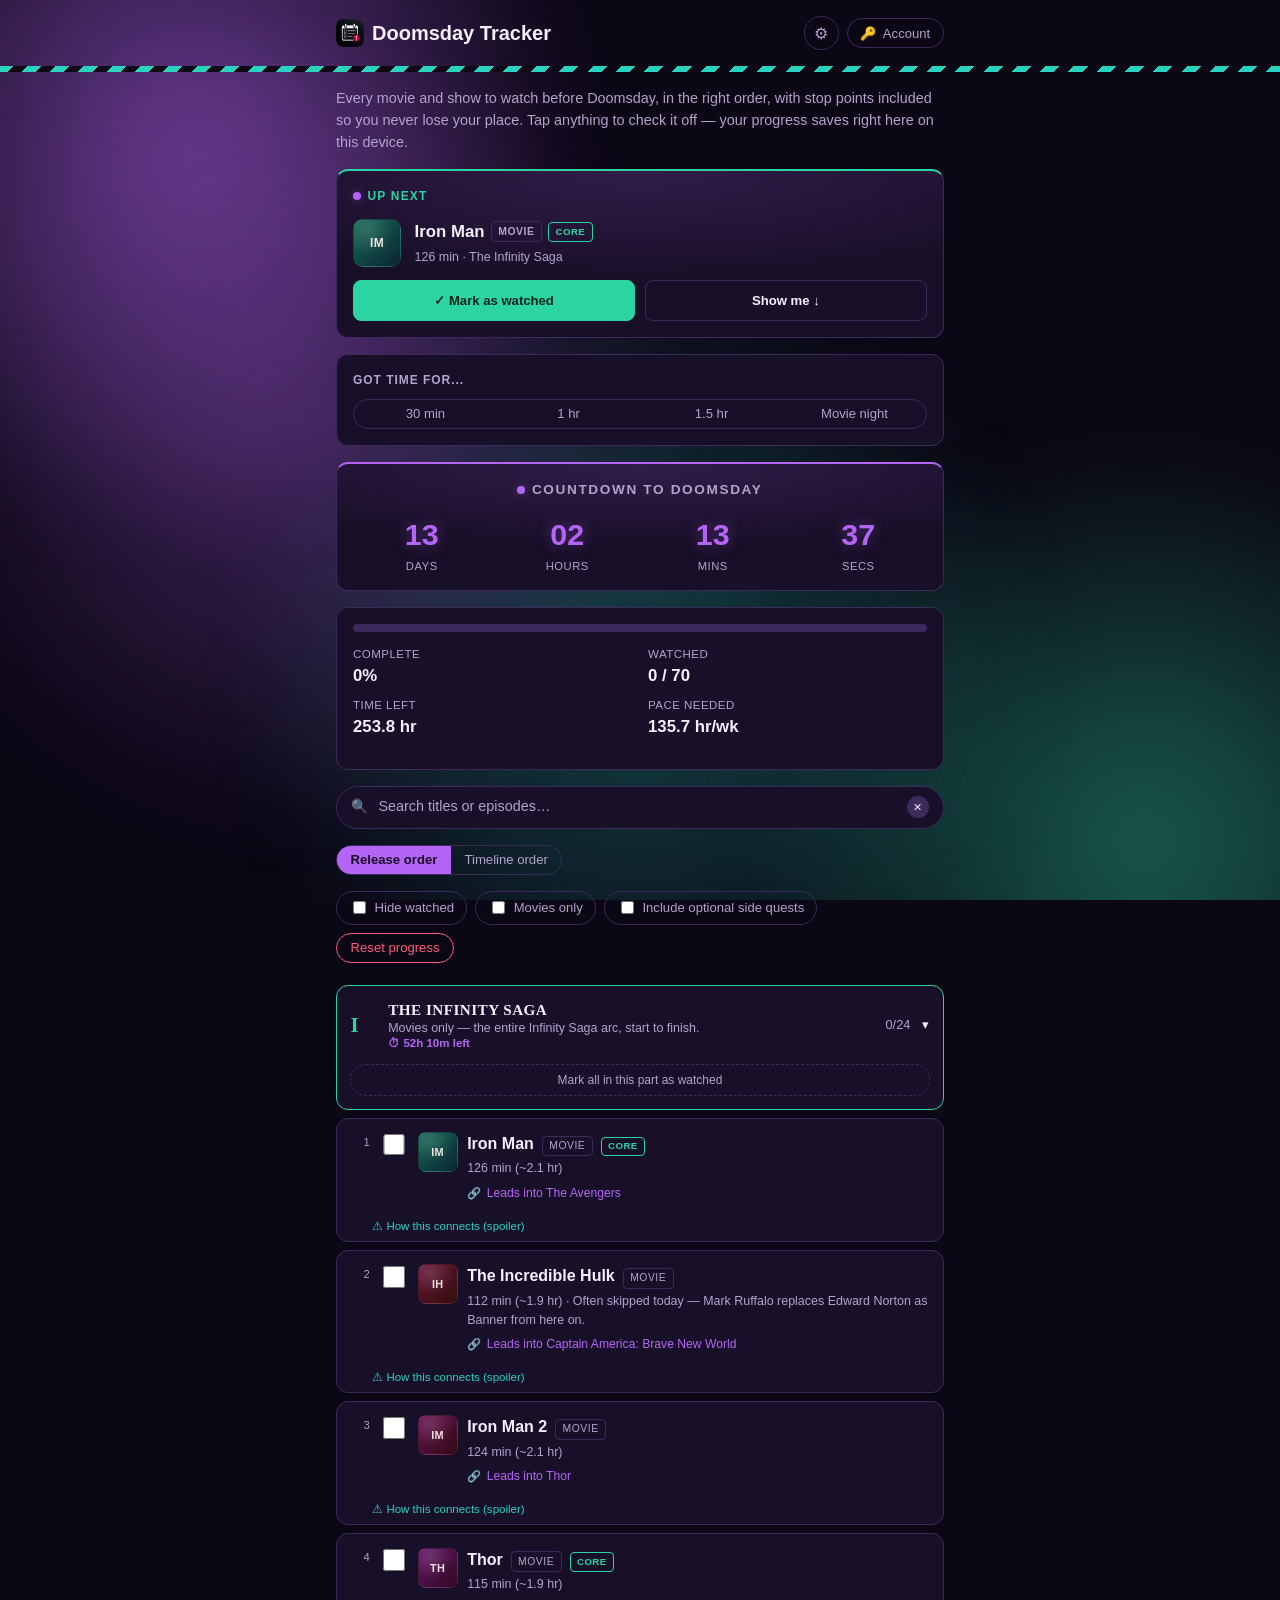
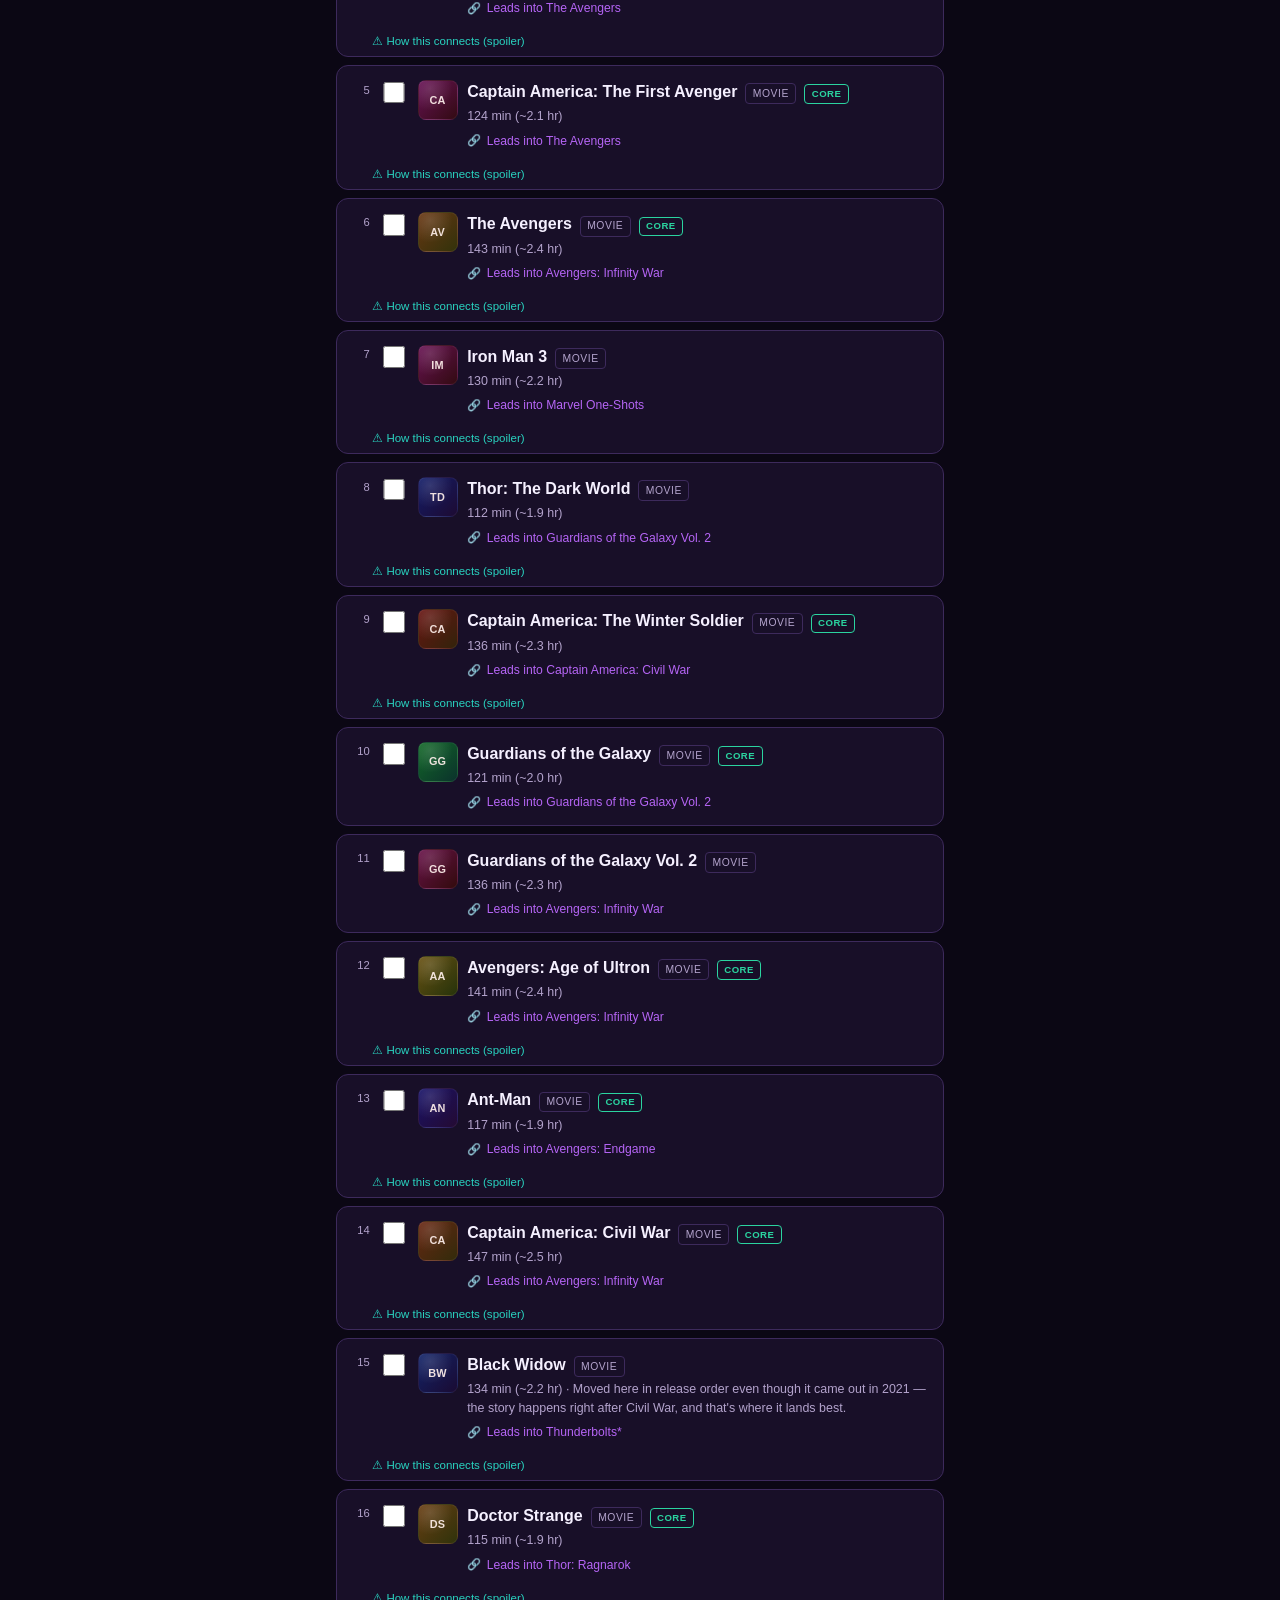
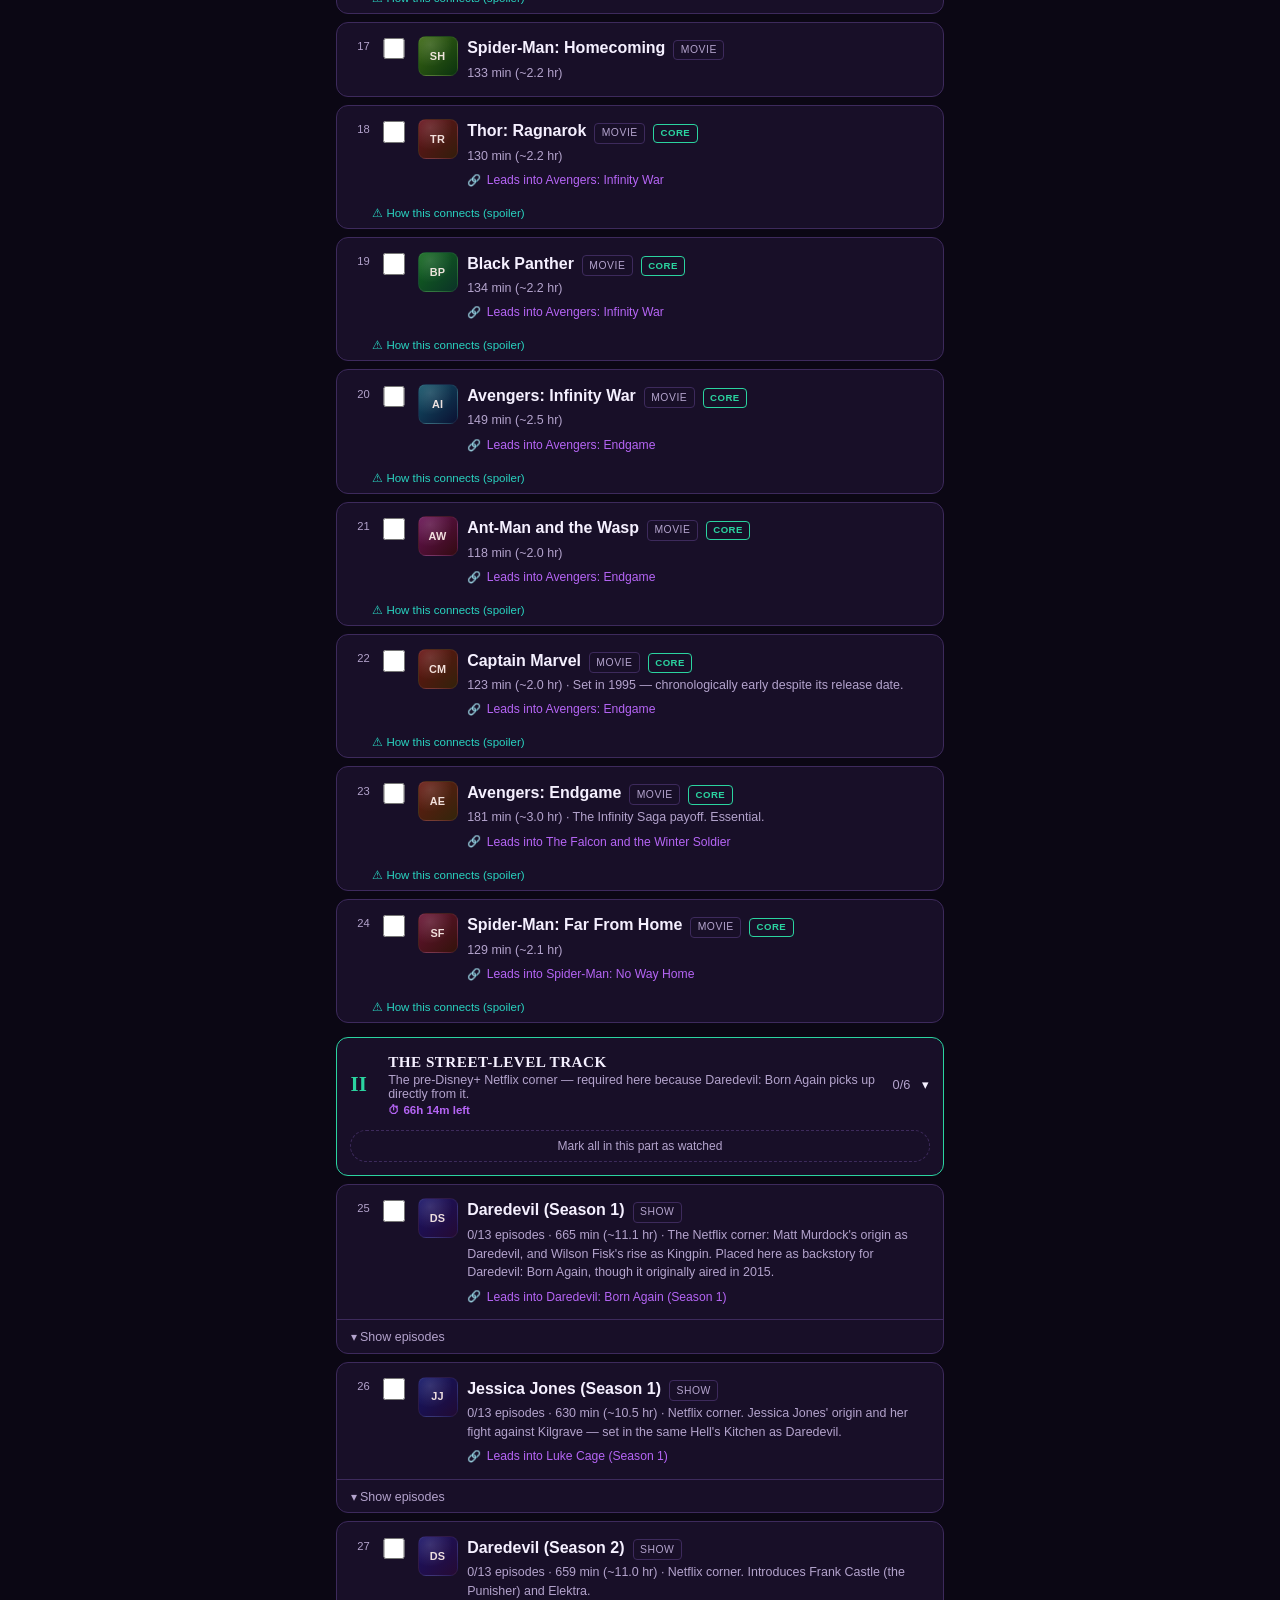
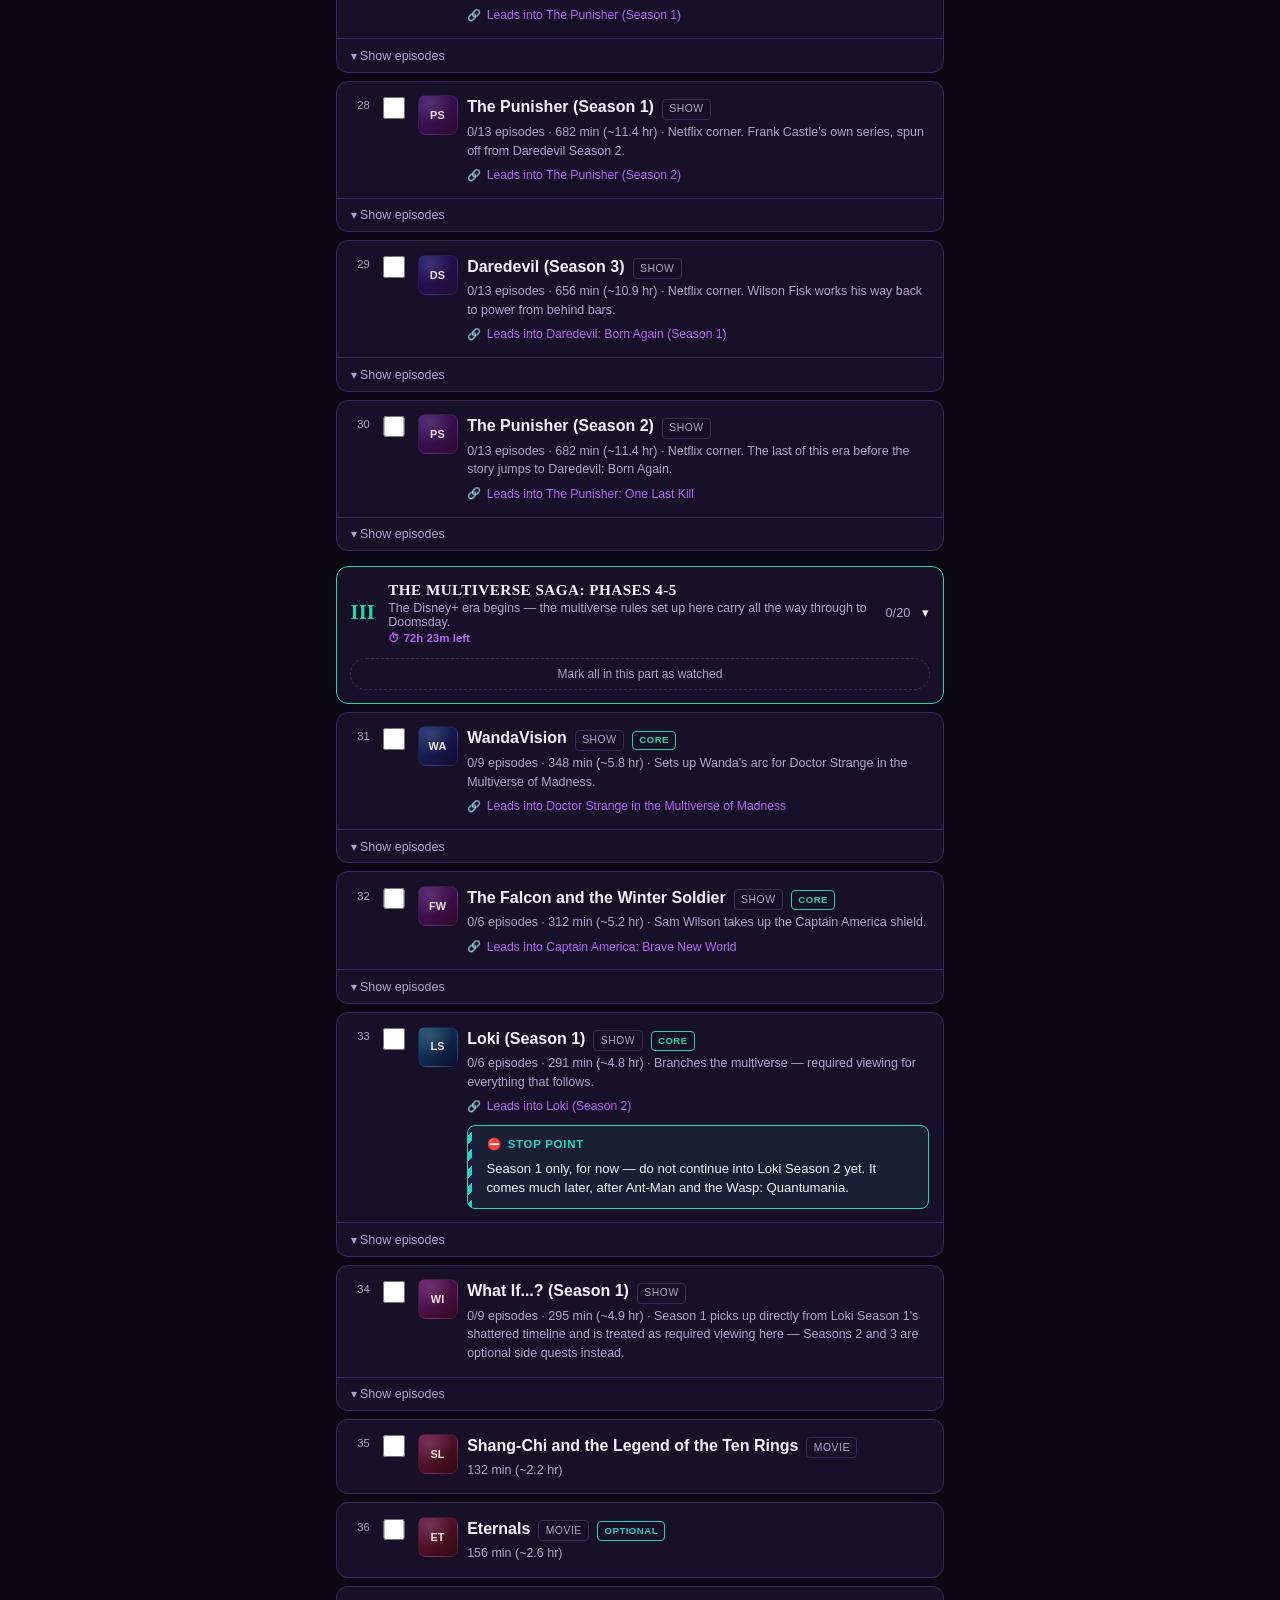
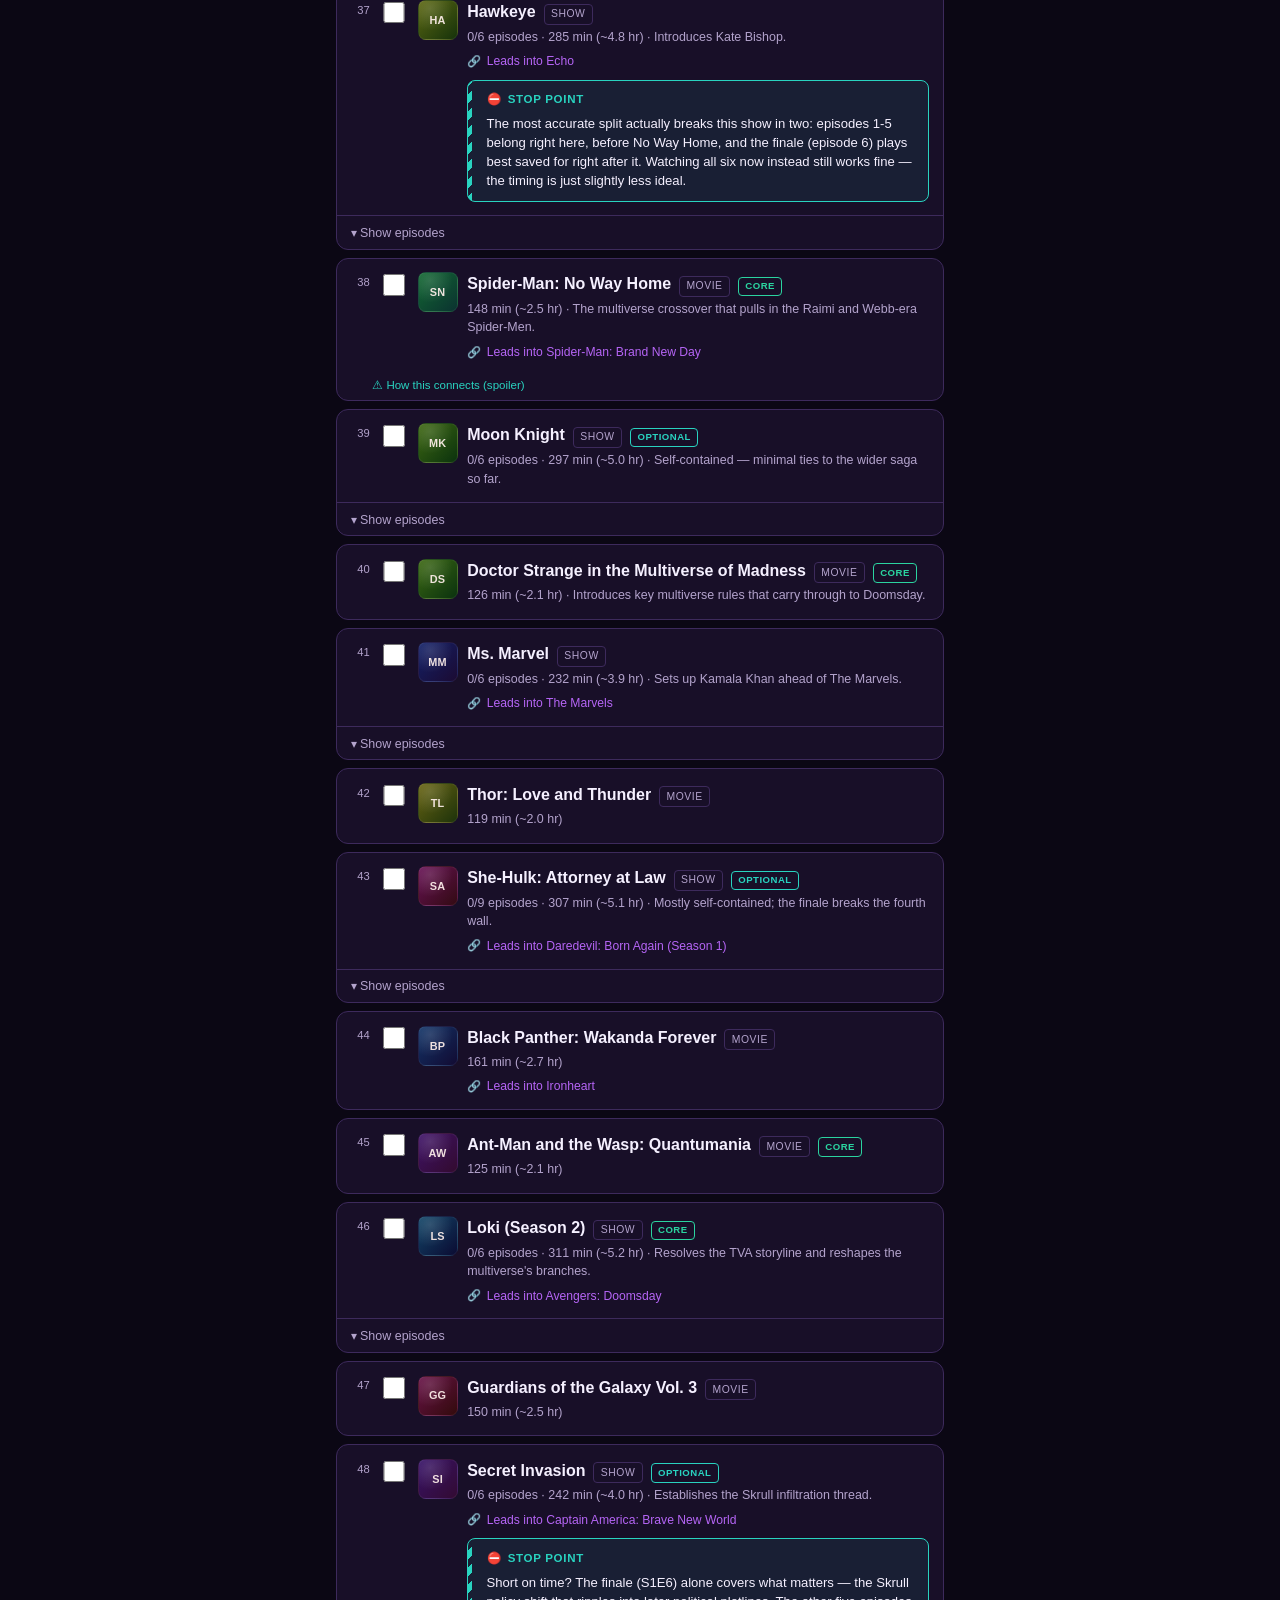
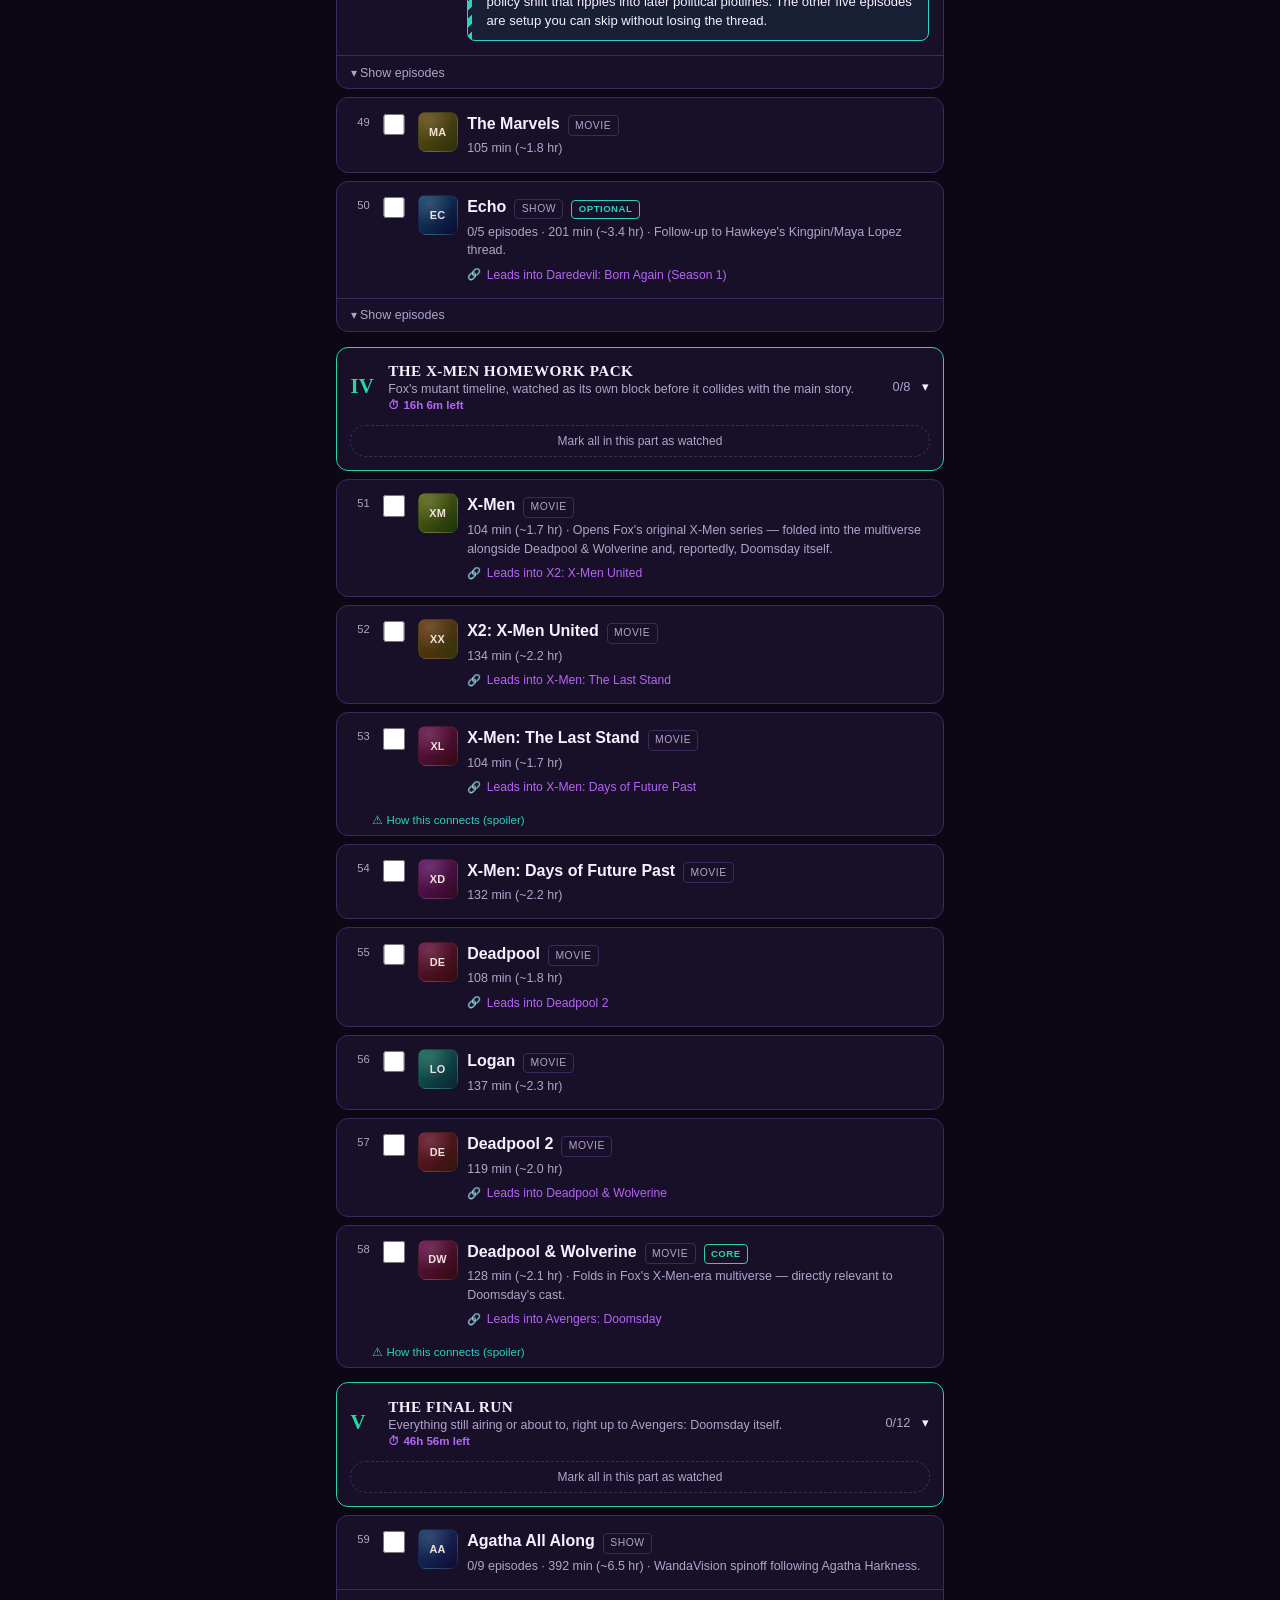
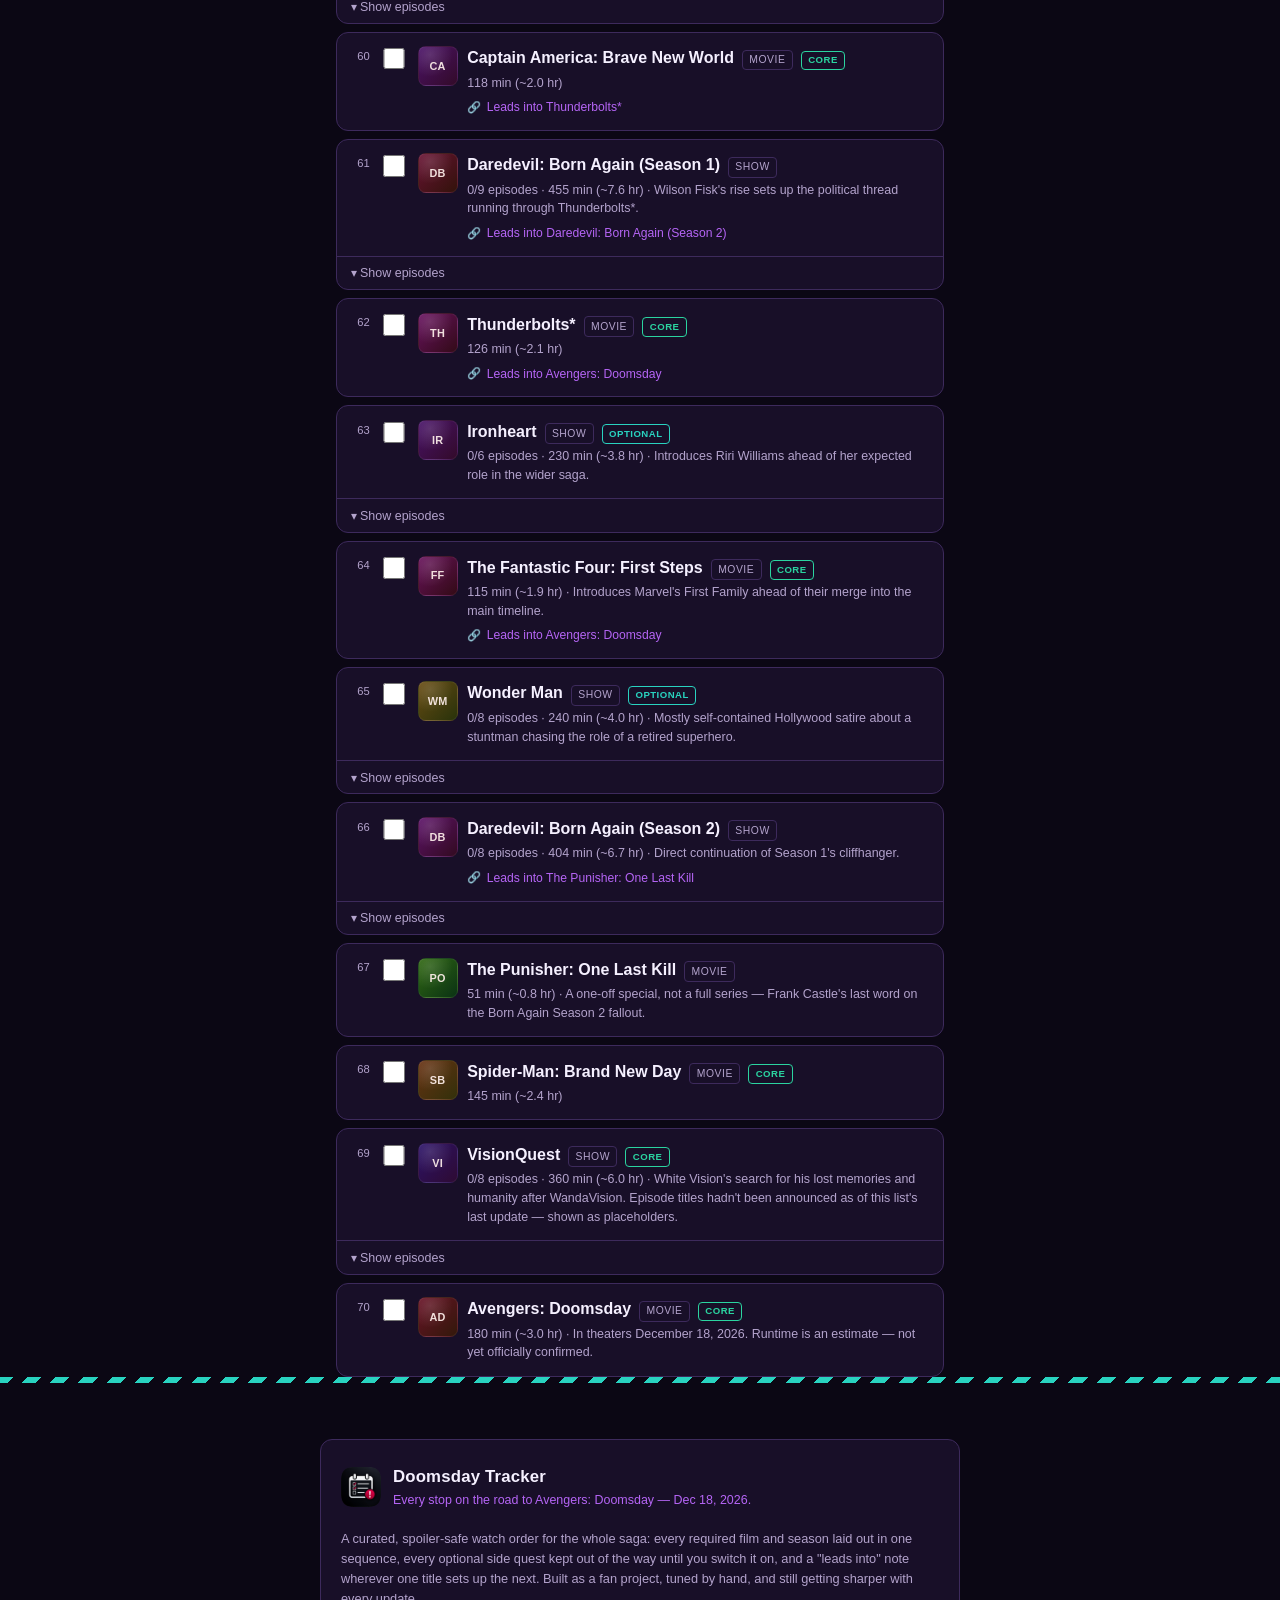
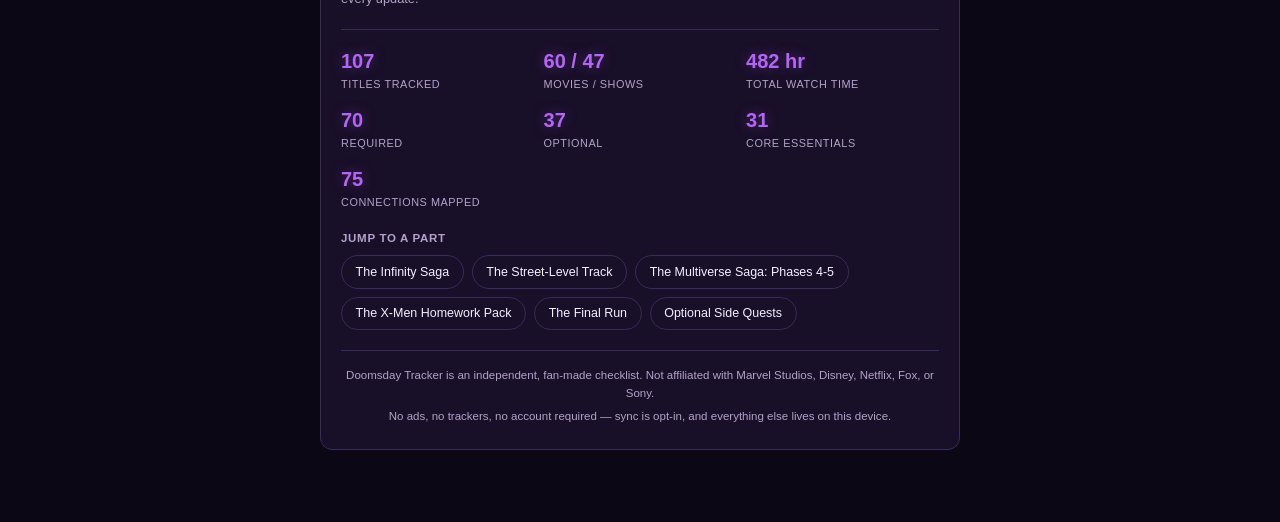
<file: index.html>
<!DOCTYPE html>
<html lang="en">
<head>
  <meta charset="UTF-8" />
  <meta name="viewport" content="width=device-width, initial-scale=1" />
  <title>Doomsday Tracker</title>
  <meta name="description" content="Every movie and show to watch before Doomsday, in the right order, with stop points so you never lose your place. Tap to check off — progress saves on this device." />
  <link rel="manifest" href="manifest.json" />
  <link rel="icon" href="icons/favicon-32.png" sizes="32x32" />
  <link rel="apple-touch-icon" href="icons/apple-touch-icon.png" />
  <meta name="theme-color" content="#0b0714" />
  <!-- Applied before first paint so a returning visitor's saved theme,
       custom colors, and animated-background preference don't flash the
       defaults first. Duplicates a little of app.js's custom-color math
       (see applyCustomColors there) because this has to run synchronously
       before that module loads. -->
  <script>
    (function () {
      try {
        var theme = localStorage.getItem("watchTracker.colorTheme.v1");
        if (theme) document.documentElement.setAttribute("data-color-theme", theme);
        if (localStorage.getItem("watchTracker.bgMotion.v1") === "false") {
          document.documentElement.setAttribute("data-bg-motion", "off");
        }
        if (theme === "custom") {
          var accent = localStorage.getItem("watchTracker.customAccent.v1") || "#b565f5";
          var hazard = localStorage.getItem("watchTracker.customHazard.v1") || "#f2b705";
          var toRgb = function (hex) {
            var n = parseInt(hex.slice(1), 16);
            return [(n >> 16) & 255, (n >> 8) & 255, n & 255];
          };
          var luminance = function (hex) {
            var rgb = toRgb(hex).map(function (c) {
              c /= 255;
              return c <= 0.03928 ? c / 12.92 : Math.pow((c + 0.055) / 1.055, 2.4);
            });
            return 0.2126 * rgb[0] + 0.7152 * rgb[1] + 0.0722 * rgb[2];
          };
          var ar = toRgb(accent).join(", ");
          var hr = toRgb(hazard).join(", ");
          var root = document.documentElement.style;
          root.setProperty("--accent", accent);
          root.setProperty("--hazard", hazard);
          root.setProperty("--accent-glow", "rgba(" + ar + ", 0.4)");
          root.setProperty("--accent-wash", "rgba(" + ar + ", 0.16)");
          root.setProperty("--hazard-glow", "rgba(" + hr + ", 0.08)");
          root.setProperty("--on-accent", luminance(accent) > 0.45 ? "#140f22" : "#f5f0ff");
        }
      } catch (e) {}
    })();
  </script>
  <link rel="stylesheet" href="styles.css" />
</head>
<body>
  <div class="bg-aurora" aria-hidden="true">
    <span class="blob blob-a"></span>
    <span class="blob blob-b"></span>
    <span class="blob blob-c"></span>
    <span class="blob blob-d"></span>
  </div>
  <div class="ptr-indicator" id="ptrIndicator" aria-hidden="true">
    <span class="ptr-spinner" id="ptrSpinner">↓</span>
  </div>
  <header class="site-header">
    <div class="wrap">
      <a class="brand" href="index.html">
        <img src="icons/icon-192.png" alt="" />
        Doomsday Tracker
      </a>
      <div class="header-actions">
        <button class="icon-btn" id="settingsBtn" type="button" aria-label="Settings">⚙</button>
        <button class="account-btn" id="accountBtn" type="button" hidden>
          <span aria-hidden="true">🔑</span>
          <span id="accountBtnLabel">Account</span>
        </button>
      </div>
    </div>
  </header>
  <div class="hazard-stripe" aria-hidden="true"></div>

  <div class="update-banner" id="updateBanner" role="status" hidden>
    <span>A new version is ready.</span>
    <button class="update-banner-btn" id="updateBannerBtn" type="button">Refresh</button>
  </div>

  <main class="wrap">
    <p class="tagline">
      Every movie and show to watch before Doomsday, in the right order, with
      stop points included so you never lose your place. Tap anything to
      check it off — your progress saves right here on this device.
    </p>

    <section class="up-next" id="upNextCard" aria-label="What to watch next"></section>

    <section class="time-budget" aria-label="What fits your time">
      <p class="time-budget-label">Got time for...</p>
      <div class="segmented time-budget-segmented" id="timeBudgetSegmented" role="group" aria-label="Time budget">
        <button type="button" data-minutes="30">30 min</button>
        <button type="button" data-minutes="60">1 hr</button>
        <button type="button" data-minutes="90">1.5 hr</button>
        <button type="button" data-minutes="180">Movie night</button>
      </div>
      <div class="time-budget-results" id="timeBudgetResults"></div>
    </section>

    <section class="countdown" aria-label="Countdown to Doomsday">
      <h2><span class="status-dot pulse" aria-hidden="true"></span>Countdown to Doomsday</h2>
      <div class="countdown-grid">
        <div><strong id="cdDays">0</strong><span>Days</span></div>
        <div><strong id="cdHours">00</strong><span>Hours</span></div>
        <div><strong id="cdMinutes">00</strong><span>Mins</span></div>
        <div><strong id="cdSeconds">00</strong><span>Secs</span></div>
      </div>
    </section>

    <section class="stats" aria-label="Progress stats">
      <div class="stats-bar">
        <div class="stats-bar-fill" id="progressFill"></div>
      </div>
      <dl class="stats-grid">
        <div>
          <dt>Complete</dt>
          <dd id="statPercent">0%</dd>
        </div>
        <div>
          <dt>Watched</dt>
          <dd id="statCount">0 / 0</dd>
        </div>
        <div>
          <dt>Time left</dt>
          <dd id="statHoursLeft">0 hr</dd>
        </div>
        <div>
          <dt>Pace needed</dt>
          <dd id="statPace">0 hr/wk</dd>
        </div>
      </dl>
    </section>

    <div class="search-bar">
      <span class="search-icon" aria-hidden="true">🔍</span>
      <input type="search" id="searchInput" class="search-input" placeholder="Search titles or episodes…" aria-label="Search titles or episodes" autocomplete="off" />
      <button type="button" id="searchClearBtn" class="search-clear-btn" hidden aria-label="Clear search">✕</button>
    </div>

    <div class="controls">
      <div class="segmented" role="group" aria-label="Sort order">
        <button id="sortRelease" class="active" type="button">Release order</button>
        <button id="sortTimeline" type="button">Timeline order</button>
      </div>
    </div>

    <div class="controls">
      <label class="filter-toggle">
        <input type="checkbox" id="hideWatched" />
        Hide watched
      </label>
      <label class="filter-toggle">
        <input type="checkbox" id="moviesOnly" />
        Movies only
      </label>
      <label class="filter-toggle" title="Adds Agents of S.H.I.E.L.D., Luke Cage, Iron Fist, The Defenders, and Jessica Jones Seasons 2-3 — side content that doesn't feed into Doomsday directly.">
        <input type="checkbox" id="includeOptional" />
        Include optional side quests
      </label>
      <div class="spacer"></div>
      <button class="reset-btn" id="resetBtn" type="button">Reset progress</button>
    </div>

    <ul class="item-list" id="itemList"></ul>
  </main>

  <div class="hazard-stripe" aria-hidden="true"></div>
  <footer class="site-footer">
    <div class="wrap footer-content">
      <div class="footer-brand">
        <img src="icons/icon-192.png" alt="" class="footer-logo" />
        <div>
          <p class="footer-brand-name">Doomsday Tracker</p>
          <p class="footer-tagline">Every stop on the road to Avengers: Doomsday — Dec 18, 2026.</p>
        </div>
      </div>

      <p class="footer-about">
        A curated, spoiler-safe watch order for the whole saga: every required
        film and season laid out in one sequence, every optional side quest
        kept out of the way until you switch it on, and a "leads into" note
        wherever one title sets up the next. Built as a fan project, tuned by
        hand, and still getting sharper with every update.
      </p>

      <dl class="footer-stats" id="footerStats"></dl>

      <nav class="footer-jump" aria-label="Jump to a part">
        <p class="footer-jump-label">Jump to a part</p>
        <div class="footer-jump-links" id="footerJumpLinks"></div>
      </nav>

      <div class="footer-bottom">
        <p>Doomsday Tracker is an independent, fan-made checklist. Not affiliated with Marvel Studios, Disney, Netflix, Fox, or Sony.</p>
        <p class="footer-meta">No ads, no trackers, no account required — sync is opt-in, and everything else lives on this device.</p>
      </div>
    </div>
  </footer>

  <div class="modal-overlay" id="authModalOverlay" hidden>
    <div class="modal-card" role="dialog" aria-modal="true" aria-labelledby="authModalTitle">
      <button class="modal-close" id="authModalClose" type="button" aria-label="Close">✕</button>
      <div class="modal-icon" aria-hidden="true">🎬</div>

      <div id="authModalUnsynced">
        <div class="segmented modal-tabs" role="group" aria-label="Register or sign in">
          <button id="authTabRegister" class="active" type="button">Register</button>
          <button id="authTabSignin" type="button">Sign In</button>
        </div>

        <div id="authPanelRegister">
          <h2 id="authModalTitle">Create your access code</h2>
          <p class="modal-subtitle">Get a 16-digit code to carry your progress to any device</p>
          <p class="modal-hint">
            No email, no password — just a random 16-digit code. That's your only login, so keep it somewhere safe.
          </p>
          <button class="modal-primary-btn" id="generateCodeBtn" type="button">Generate my code</button>
        </div>

        <div id="authPanelSignin" hidden>
          <h2>Welcome back</h2>
          <p class="modal-subtitle">Enter the 16-digit code from your other device</p>
          <input
            id="joinCodeInput"
            class="modal-input"
            type="text"
            inputmode="numeric"
            placeholder="0000 0000 0000 0000"
            maxlength="19"
            autocomplete="off"
          />
          <button class="modal-primary-btn" id="joinCodeBtn" type="button">Sign In</button>
        </div>

        <p class="modal-error" id="authModalError" hidden></p>
      </div>

      <div id="authModalSynced" hidden>
        <h2>You're synced</h2>
        <p class="modal-subtitle">Enter this code on another device to pick up here</p>
        <p class="modal-code-display" id="syncCodeDisplay"></p>
        <div class="modal-actions">
          <button class="modal-secondary-btn" id="copyCodeBtn" type="button">Copy code</button>
          <button class="modal-secondary-btn danger" id="stopSyncBtn" type="button">Sign out</button>
        </div>
      </div>
    </div>
  </div>

  <div class="modal-overlay" id="settingsModalOverlay" hidden>
    <div class="modal-card settings-card" role="dialog" aria-modal="true" aria-labelledby="settingsModalTitle">
      <button class="modal-close" id="settingsModalClose" type="button" aria-label="Close">✕</button>
      <div class="modal-icon" aria-hidden="true">⚙</div>
      <h2 id="settingsModalTitle">Settings</h2>
      <p class="modal-subtitle">Pick a color theme for the whole app</p>

      <ul class="theme-list" id="themeList"></ul>

      <div class="custom-color-picker" id="customColorPicker" hidden>
        <label class="custom-color-row">
          <span>Accent color</span>
          <input type="color" id="customAccentInput" />
        </label>
        <label class="custom-color-row">
          <span>Highlight color</span>
          <input type="color" id="customHazardInput" />
        </label>
      </div>

      <label class="settings-row">
        <span>
          <span class="settings-row-title">Moving background</span>
          <span class="settings-row-desc">A slow, drifting glow behind the page</span>
        </span>
        <input type="checkbox" id="bgMotionToggle" />
      </label>

      <div class="settings-row settings-row-stack">
        <span>
          <span class="settings-row-title">Backup progress</span>
          <span class="settings-row-desc">Save your checklist to a file, or restore it on another device — no account needed.</span>
        </span>
        <div class="settings-backup-actions">
          <button type="button" class="settings-btn" id="exportProgressBtn">Export to file</button>
          <button type="button" class="settings-btn" id="importProgressBtn">Import from file</button>
          <input type="file" id="importProgressInput" accept="application/json,.json" hidden />
        </div>
        <p class="settings-backup-status" id="backupStatus" aria-live="polite"></p>
      </div>
    </div>
  </div>

  <div class="confetti-overlay" id="confettiOverlay" aria-hidden="true"></div>

  <div class="milestone-toast" id="milestoneToast" hidden role="status" aria-live="polite">
    <button class="milestone-close" id="milestoneClose" type="button" aria-label="Dismiss">✕</button>
    <div class="milestone-icon" aria-hidden="true">🎉</div>
    <p class="milestone-title" id="milestoneTitle"></p>
    <p class="milestone-message" id="milestoneMessage"></p>
  </div>

  <script src="pwa.js" defer></script>
  <script type="module" src="app.js"></script>
</body>
</html>
</file>
<file: styles.css>
/* styles.css — mobile-first layout, shared across all pages */

/* Theme system: --bg/--accent/etc. are set here for the default theme
   ("Multiverse") and re-set per theme below, keyed by [data-color-theme]
   on <html>. --good and --danger stay the same semantic teal/pink across
   every theme (done/core and destructive actions read the same way
   everywhere) — only the identity colors (accent, hazard, backgrounds)
   change. pwa.js applies the saved choice before first paint to avoid a
   flash of the wrong theme; see the inline script in index.html's <head>. */
:root {
  --bg: #0b0714;
  --bg-elevated: #180f28;
  --border: #3d2a5c;
  --text: #f5f0ff;
  --text-dim: #b3a3cc;
  --accent: #b565f5;
  --accent-glow: rgba(181, 101, 245, 0.4);
  --accent-wash: rgba(181, 101, 245, 0.16);
  --on-accent: #180a26;
  --hazard: #29d3c0;
  --hazard-glow: rgba(41, 211, 192, 0.08);
  --good: #2bd4a0;
  --danger: #ff5c7a;
  --radius: 12px;
  --max-width: 640px;
}

/* "Doomsday Green" — Doctor Doom's identity color is green, not red. */
:root[data-color-theme="doomsday-red"] {
  --bg: #050c08;
  --bg-elevated: #0e1c12;
  --border: #1f4a2e;
  --text: #eafff0;
  --text-dim: #9fc2ab;
  --accent: #2fbf6e;
  --accent-glow: rgba(47, 191, 110, 0.4);
  --accent-wash: rgba(47, 191, 110, 0.16);
  --on-accent: #05170c;
  --hazard: #c9a038;
  --hazard-glow: rgba(201, 160, 56, 0.08);
}

/* "Apocalypse Blue" — En Sabah Nur's armor reads blue with purple energy. */
:root[data-color-theme="apocalypse-green"] {
  --bg: #07071a;
  --bg-elevated: #121233;
  --border: #2a2a5c;
  --text: #eef0ff;
  --text-dim: #a3a8d1;
  --accent: #4d79ff;
  --accent-glow: rgba(77, 121, 255, 0.4);
  --accent-wash: rgba(77, 121, 255, 0.16);
  --on-accent: #f5f8ff;
  --hazard: #9b30ff;
  --hazard-glow: rgba(155, 48, 255, 0.08);
}

/* "Quantum Purple" — the Quantum Realm's own purple-pink haze. */
:root[data-color-theme="quantum-blue"] {
  --bg: #0a0614;
  --bg-elevated: #1c1030;
  --border: #3a1f5c;
  --text: #f7eeff;
  --text-dim: #c2a8dd;
  --accent: #a259ff;
  --accent-glow: rgba(162, 89, 255, 0.4);
  --accent-wash: rgba(162, 89, 255, 0.16);
  --on-accent: #1c0f2e;
  --hazard: #ff5da2;
  --hazard-glow: rgba(255, 93, 162, 0.08);
}

/* "Infinity Gold" — the Infinity Gauntlet's gold against a fiery glow. */
:root[data-color-theme="infinity-gold"] {
  --bg: #100a03;
  --bg-elevated: #241708;
  --border: #4a2f12;
  --text: #fff6e8;
  --text-dim: #c9b399;
  --accent: #f2c14e;
  --accent-glow: rgba(242, 193, 78, 0.4);
  --accent-wash: rgba(242, 193, 78, 0.16);
  --on-accent: #1f1305;
  --hazard: #e2472d;
  --hazard-glow: rgba(226, 71, 45, 0.08);
}

:root[data-color-theme="blackout"] {
  --bg: #000000;
  --bg-elevated: #0a0a0a;
  --border: #262626;
  --text: #f2f2f2;
  --text-dim: #8a8a8a;
  --accent: #e8e8e8;
  --accent-glow: rgba(232, 232, 232, 0.4);
  --accent-wash: rgba(232, 232, 232, 0.16);
  --on-accent: #000000;
  --hazard: #e0c34d;
  --hazard-glow: rgba(224, 195, 77, 0.08);
}

/* Custom theme: a neutral base that works with any accent/hazard hue.
   --accent/--hazard/--accent-glow/--accent-wash/--hazard-glow/--on-accent
   are set inline on :root by app.js from the person's own color picks
   (inline style wins over this block, so the values below are only the
   fallback shown for one frame before that JS runs). */
:root[data-color-theme="custom"] {
  --bg: #0a0a0f;
  --bg-elevated: #16161f;
  --border: #33333f;
  --text: #f2f2f5;
  --text-dim: #a0a0ac;
  --accent: #b565f5;
  --accent-glow: rgba(181, 101, 245, 0.4);
  --accent-wash: rgba(181, 101, 245, 0.16);
  --on-accent: #140f22;
  --hazard: #f2b705;
  --hazard-glow: rgba(242, 183, 5, 0.08);
}

@media (prefers-reduced-motion: no-preference) {
  .pulse {
    animation: pulse 2.4s ease-in-out infinite;
  }
}

@keyframes pulse {
  0%,
  100% {
    opacity: 1;
  }
  50% {
    opacity: 0.55;
  }
}

/* repeating hazard-stripe divider, used sparingly as a section accent */
.hazard-stripe {
  height: 6px;
  margin-bottom: 1rem;
  background: repeating-linear-gradient(
    -45deg,
    var(--hazard),
    var(--hazard) 10px,
    var(--bg) 10px,
    var(--bg) 20px
  );
}

* {
  box-sizing: border-box;
}

html,
body {
  margin: 0;
  padding: 0;
  /* Custom pull-to-refresh (pwa.js) takes over the drag-down-from-top
     gesture itself; this stops the browser's own version fighting it. */
  overscroll-behavior-y: contain;
}

/* The base fill sits on html, below the fixed, z-index:-1 .bg-aurora —
   body itself is left transparent so the aurora's blobs show through the
   gaps between opaque content cards instead of being painted over. */
html {
  background: var(--bg);
}

body {
  color: var(--text);
  font-family: -apple-system, BlinkMacSystemFont, "Segoe UI", Roboto, Helvetica, Arial, sans-serif;
  line-height: 1.5;
  padding-bottom: 2.5rem;
}

a {
  color: var(--accent);
}

.wrap {
  max-width: var(--max-width);
  margin: 0 auto;
  padding: 0 1rem;
}

/* ---------- header / nav ---------- */

header.site-header {
  padding: 1rem 0;
}

header.site-header .wrap {
  display: flex;
  align-items: center;
  justify-content: space-between;
  gap: 1rem;
  flex-wrap: wrap;
}

.brand {
  font-size: 1.25rem;
  font-weight: 700;
  color: var(--text);
  text-decoration: none;
  display: flex;
  align-items: center;
  gap: 0.5rem;
}

.brand img {
  width: 28px;
  height: 28px;
  border-radius: 6px;
}

.header-actions {
  display: flex;
  align-items: center;
  gap: 0.5rem;
}

.icon-btn {
  display: inline-flex;
  align-items: center;
  justify-content: center;
  width: 2.15rem;
  height: 2.15rem;
  background: none;
  border: 1px solid var(--border);
  color: var(--text-dim);
  border-radius: 999px;
  font-size: 1rem;
  cursor: pointer;
}

nav.site-nav {
  display: flex;
  gap: 1rem;
  font-size: 0.9rem;
}

nav.site-nav a {
  color: var(--text-dim);
  text-decoration: none;
}

nav.site-nav a[aria-current="page"] {
  color: var(--accent);
  font-weight: 600;
}

/* ---------- tagline ---------- */

.tagline {
  color: var(--text-dim);
  font-size: 0.9rem;
  margin: 0 0 1rem;
}

/* ---------- up next ---------- */

.up-next-card {
  display: flex;
  flex-direction: column;
  gap: 0.85rem;
  background: radial-gradient(ellipse 120% 100% at 50% 0%, var(--accent-wash), transparent 65%), var(--bg-elevated);
  border: 1px solid var(--border);
  border-top: 2px solid var(--good);
  border-radius: var(--radius);
  padding: 1rem;
  margin-bottom: 1rem;
}

.up-next-eyebrow {
  margin: 0;
  display: flex;
  align-items: center;
  font-size: 0.75rem;
  font-weight: 700;
  text-transform: uppercase;
  letter-spacing: 0.1em;
  color: var(--good);
}

.up-next-main {
  display: flex;
  align-items: center;
  gap: 0.85rem;
}

.up-next-thumb {
  width: 48px;
  height: 48px;
  flex-shrink: 0;
  border-radius: 10px;
  display: flex;
  align-items: center;
  justify-content: center;
  font-weight: 700;
  font-size: 0.75rem;
  letter-spacing: 0.02em;
  color: rgba(255, 240, 235, 0.92);
  border: 1px solid rgba(255, 255, 255, 0.06);
  background:
    radial-gradient(circle at 30% 20%, rgba(255, 255, 255, 0.14), transparent 55%),
    linear-gradient(135deg, hsl(var(--hue) 70% 24%), hsl(calc(var(--hue) + 35) 65% 12%));
}

.up-next-info {
  min-width: 0;
}

.up-next-title {
  margin: 0;
  display: flex;
  flex-wrap: wrap;
  align-items: center;
  gap: 0.4rem;
  font-size: 1.05rem;
  font-weight: 700;
  color: var(--text);
}

.up-next-sub {
  margin: 0.15rem 0 0;
  font-size: 0.82rem;
  color: var(--accent);
}

.up-next-meta {
  margin: 0.2rem 0 0;
  font-size: 0.78rem;
  color: var(--text-dim);
}

.up-next-actions {
  display: flex;
  gap: 0.6rem;
}

.up-next-actions button {
  flex: 1;
  font: inherit;
  font-size: 0.82rem;
  font-weight: 600;
  padding: 0.6rem 0.75rem;
  border-radius: 8px;
  cursor: pointer;
}

.up-next-watch-btn {
  background: var(--good);
  color: #06251b;
  border: 1px solid var(--good);
}

.up-next-jump-btn {
  background: transparent;
  color: var(--text);
  border: 1px solid var(--border);
}

.up-next-jump-btn:hover,
.up-next-jump-btn:focus-visible {
  border-color: var(--accent);
  color: var(--accent);
}

.up-next-card.up-next-complete {
  text-align: center;
  align-items: center;
  border-top-color: var(--good);
}

.up-next-complete-text {
  margin: 0;
  color: var(--text);
  font-size: 0.9rem;
}

/* ---------- time budget ("Got time for...") ---------- */

.time-budget {
  background: var(--bg-elevated);
  border: 1px solid var(--border);
  border-radius: var(--radius);
  padding: 1rem;
  margin-bottom: 1rem;
}

.time-budget-label {
  margin: 0 0 0.6rem;
  font-size: 0.75rem;
  font-weight: 700;
  text-transform: uppercase;
  letter-spacing: 0.08em;
  color: var(--text-dim);
}

.time-budget-segmented {
  display: flex;
  width: 100%;
}

.time-budget-segmented button {
  flex: 1;
  text-align: center;
}

.time-budget-results {
  display: flex;
  flex-direction: column;
  gap: 0.5rem;
}

.time-budget-results:not(:empty) {
  margin-top: 0.85rem;
  padding-top: 0.85rem;
  border-top: 1px solid var(--border);
}

.time-budget-empty {
  font-size: 0.82rem;
  color: var(--text-dim);
  text-align: center;
  padding: 0.5rem 0;
}

.time-budget-item {
  display: flex;
  align-items: center;
  gap: 0.65rem;
  background: var(--bg);
  border: 1px solid var(--border);
  border-radius: 8px;
  padding: 0.55rem 0.7rem;
}

.time-budget-item-thumb {
  width: 34px;
  height: 34px;
  flex-shrink: 0;
  border-radius: 8px;
  display: flex;
  align-items: center;
  justify-content: center;
  font-weight: 700;
  font-size: 0.62rem;
  color: rgba(255, 240, 235, 0.92);
  background:
    radial-gradient(circle at 30% 20%, rgba(255, 255, 255, 0.14), transparent 55%),
    linear-gradient(135deg, hsl(var(--hue) 70% 24%), hsl(calc(var(--hue) + 35) 65% 12%));
}

.time-budget-item-info {
  flex: 1;
  min-width: 0;
}

.time-budget-item-title {
  margin: 0;
  font-size: 0.85rem;
  font-weight: 600;
  color: var(--text);
  overflow: hidden;
  text-overflow: ellipsis;
  white-space: nowrap;
}

.time-budget-item-meta {
  margin: 0.1rem 0 0;
  font-size: 0.72rem;
  color: var(--text-dim);
}

.time-budget-item-watch-btn {
  flex-shrink: 0;
  font: inherit;
  font-size: 0.72rem;
  font-weight: 600;
  color: var(--good);
  background: none;
  border: 1px solid var(--good);
  border-radius: 999px;
  padding: 0.35rem 0.65rem;
  cursor: pointer;
}

/* ---------- countdown ---------- */

.countdown {
  background: radial-gradient(ellipse 120% 100% at 50% 0%, var(--accent-wash), transparent 65%), var(--bg-elevated);
  border: 1px solid var(--border);
  border-top: 2px solid var(--accent);
  border-radius: var(--radius);
  padding: 1rem;
  margin-bottom: 1rem;
  text-align: center;
}

.countdown h2 {
  margin: 0 0 0.75rem;
  font-size: 0.85rem;
  text-transform: uppercase;
  letter-spacing: 0.12em;
  color: var(--text-dim);
  font-weight: 600;
}

.status-dot {
  display: inline-block;
  width: 8px;
  height: 8px;
  margin-right: 0.4rem;
  border-radius: 50%;
  background: var(--accent);
  box-shadow: 0 0 8px var(--accent-glow);
  vertical-align: middle;
}

.countdown-grid {
  display: grid;
  grid-template-columns: repeat(4, 1fr);
  gap: 0.5rem;
}

.countdown-grid div {
  display: flex;
  flex-direction: column;
}

.countdown-grid strong {
  font-size: 1.6rem;
  font-variant-numeric: tabular-nums;
  color: var(--accent);
  text-shadow: 0 0 14px var(--accent-glow);
}

.countdown-grid span {
  font-size: 0.7rem;
  color: var(--text-dim);
  text-transform: uppercase;
  letter-spacing: 0.05em;
}

/* ---------- stats bar ---------- */

.stats {
  background: var(--bg-elevated);
  border: 1px solid var(--border);
  border-radius: var(--radius);
  padding: 1rem;
  margin-bottom: 1rem;
}

.stats-bar {
  height: 8px;
  border-radius: 999px;
  background: var(--border);
  overflow: hidden;
  margin-bottom: 0.75rem;
}

.stats-bar-fill {
  height: 100%;
  background: var(--good);
  width: 0%;
  transition: width 0.2s ease;
}

.stats-grid {
  display: grid;
  grid-template-columns: repeat(2, 1fr);
  gap: 0.5rem 1rem;
  font-size: 0.85rem;
}

.stats-grid dt {
  color: var(--text-dim);
  font-size: 0.72rem;
  text-transform: uppercase;
  letter-spacing: 0.04em;
}

.stats-grid dd {
  margin: 0;
  font-size: 1.05rem;
  font-weight: 700;
}

/* ---------- account button (header) ---------- */

.account-btn {
  display: inline-flex;
  align-items: center;
  gap: 0.4rem;
  background: none;
  border: 1px solid var(--border);
  color: var(--text-dim);
  border-radius: 999px;
  padding: 0.4rem 0.8rem;
  font-size: 0.82rem;
  cursor: pointer;
}

/* a class selector otherwise ties the UA [hidden] rule's specificity and
   can lose to it depending on stylesheet order — force the override */
.account-btn[hidden] {
  display: none;
}

.account-btn.synced {
  border-color: var(--good);
  color: var(--good);
}

/* ---------- account modal (register / sign in) ---------- */

.modal-overlay {
  position: fixed;
  inset: 0;
  z-index: 100;
  display: flex;
  align-items: flex-end;
  justify-content: center;
  background: rgba(0, 0, 0, 0.6);
  padding: 0 0 env(safe-area-inset-bottom, 0px);
}

/* a class selector otherwise ties the UA [hidden] rule's specificity and
   can lose to it depending on stylesheet order — force the override */
.modal-overlay[hidden] {
  display: none;
}

@media (min-width: 480px) {
  .modal-overlay {
    align-items: center;
    padding: 1rem;
  }
}

.modal-card {
  position: relative;
  width: 100%;
  max-width: 420px;
  max-height: 90vh;
  overflow-y: auto;
  background: var(--bg-elevated);
  border: 1px solid var(--border);
  border-top: 2px solid var(--accent);
  border-radius: var(--radius) var(--radius) 0 0;
  padding: 1.5rem 1.25rem 1.75rem;
  text-align: center;
}

@media (min-width: 480px) {
  .modal-card {
    border-radius: var(--radius);
  }
}

.modal-close {
  position: absolute;
  top: 0.75rem;
  right: 0.75rem;
  width: 2rem;
  height: 2rem;
  border-radius: 50%;
  background: var(--bg);
  border: 1px solid var(--border);
  color: var(--text-dim);
  cursor: pointer;
}

.modal-icon {
  font-size: 2.25rem;
  margin-bottom: 0.5rem;
}

.modal-card h2 {
  margin: 0 0 0.35rem;
  font-size: 1.2rem;
}

.modal-subtitle {
  margin: 0 0 1rem;
  color: var(--text-dim);
  font-size: 0.85rem;
}

.modal-tabs {
  display: flex;
  width: 100%;
  margin-bottom: 1.25rem;
}

.modal-tabs button {
  flex: 1;
}

.modal-hint {
  display: flex;
  align-items: center;
  gap: 0.5rem;
  text-align: left;
  background: var(--bg);
  border: 1px solid var(--border);
  border-radius: 10px;
  padding: 0.7rem 0.85rem;
  margin: 0 0 1.25rem;
  font-size: 0.8rem;
  color: var(--text-dim);
  line-height: 1.4;
}

.modal-input {
  display: block;
  width: 100%;
  background: var(--bg);
  border: 1px solid var(--border);
  border-radius: 10px;
  padding: 0.75rem 0.9rem;
  color: var(--text);
  font-size: 1rem;
  font-variant-numeric: tabular-nums;
  text-align: center;
  letter-spacing: 0.04em;
  margin-bottom: 1rem;
}

.modal-input::placeholder {
  color: var(--text-dim);
  letter-spacing: normal;
}

.modal-primary-btn {
  display: block;
  width: 100%;
  background: var(--accent);
  border: none;
  color: var(--on-accent);
  font-weight: 700;
  border-radius: 999px;
  padding: 0.75rem;
  font-size: 0.95rem;
  cursor: pointer;
}

.modal-primary-btn:disabled {
  opacity: 0.6;
  cursor: default;
}

.modal-error {
  margin: 0.85rem 0 0;
  font-size: 0.8rem;
  color: var(--danger);
}

.update-banner {
  position: sticky;
  top: 0;
  z-index: 20;
  display: flex;
  align-items: center;
  justify-content: center;
  gap: 0.75rem;
  padding: 0.6rem 1rem;
  background: var(--accent);
  color: var(--on-accent);
  font-size: 0.85rem;
  font-weight: 600;
}

.update-banner[hidden] {
  display: none;
}

.update-banner-btn {
  /* --bg/--text (not --on-accent) on purpose: that pair is always
     guaranteed readable against each other in every theme, whereas
     --on-accent is only guaranteed to contrast with --accent — reusing
     it as this button's own background produced a near-invisible button
     on any theme where it resolves light (e.g. Apocalypse Blue), since
     the text color next to it was --text, itself often light too. */
  background: var(--bg);
  color: var(--text);
  border: none;
  border-radius: 999px;
  padding: 0.35rem 0.9rem;
  font-size: 0.8rem;
  font-weight: 700;
  cursor: pointer;
}

/* Pull-to-refresh indicator. Fixed at the top of the viewport, translated
   fully out of view by default; app.js drives --ptr-progress (0-1) and
   the .pulling/.ready/.refreshing classes as a touch drag proceeds. This
   exists because standalone (installed) PWAs don't get the browser's own
   pull-to-refresh gesture — only a normal browser tab does. */
.ptr-indicator {
  position: fixed;
  top: 0;
  left: 50%;
  z-index: 30;
  width: 2.25rem;
  height: 2.25rem;
  margin-left: -1.125rem;
  margin-top: -2.25rem;
  display: flex;
  align-items: center;
  justify-content: center;
  border-radius: 50%;
  background: var(--bg-elevated);
  border: 1px solid var(--border);
  color: var(--accent);
  font-size: 1.1rem;
  transform: translateY(calc(var(--ptr-progress, 0) * 3.5rem)) rotate(calc(var(--ptr-progress, 0) * 180deg));
}

.ptr-indicator.pulling {
  transition: none;
}

.ptr-indicator.ready {
  color: var(--good);
}

.ptr-indicator.settling {
  transition: transform 0.2s ease-out;
}

.ptr-indicator.refreshing {
  transition: transform 0.2s ease-out;
  transform: translateY(3.5rem);
}

@media (prefers-reduced-motion: no-preference) {
  .ptr-indicator.refreshing .ptr-spinner {
    animation: pulse 1s ease-in-out infinite;
  }
}

.modal-code-display {
  font-size: 1.15rem;
  font-weight: 700;
  font-variant-numeric: tabular-nums;
  letter-spacing: 0.04em;
  background: var(--bg);
  border: 1px solid var(--good);
  border-radius: 10px;
  padding: 0.85rem;
  margin: 0 0 1.25rem;
}

.modal-actions {
  display: flex;
  gap: 0.6rem;
}

.modal-secondary-btn {
  flex: 1;
  background: none;
  border: 1px solid var(--border);
  color: var(--text);
  border-radius: 999px;
  padding: 0.6rem;
  font-size: 0.85rem;
  cursor: pointer;
}

.modal-secondary-btn.danger {
  border-color: var(--danger);
  color: var(--danger);
}

/* ---------- settings modal (theme + appearance) ---------- */

.settings-card {
  text-align: left;
}

.settings-card .modal-icon,
.settings-card h2,
.settings-card .modal-subtitle {
  text-align: center;
}

.theme-list {
  list-style: none;
  margin: 1.1rem 0 1rem;
  padding: 0;
  display: flex;
  flex-direction: column;
  gap: 0.5rem;
  max-height: 45vh;
  overflow-y: auto;
}

.theme-option {
  display: flex;
  align-items: center;
  gap: 0.7rem;
  width: 100%;
  background: var(--bg);
  border: 1px solid var(--border);
  border-radius: 10px;
  padding: 0.65rem 0.85rem;
  cursor: pointer;
  text-align: left;
}

.theme-option.active {
  border-color: var(--accent);
}

.theme-swatch {
  width: 1.6rem;
  height: 1.6rem;
  border-radius: 50%;
  flex-shrink: 0;
  background: linear-gradient(135deg, var(--swatch-a) 50%, var(--swatch-b) 50%);
  border: 1px solid rgba(255, 255, 255, 0.12);
}

.theme-name {
  flex: 1;
  font-size: 0.9rem;
  color: var(--text);
}

.theme-check {
  color: var(--accent);
  font-size: 0.85rem;
  visibility: hidden;
}

.theme-option.active .theme-check {
  visibility: visible;
}

.custom-color-picker {
  display: flex;
  flex-direction: column;
  gap: 0.6rem;
  margin: -0.1rem 0 1rem;
  padding: 0.75rem 0.85rem;
  background: var(--bg);
  border: 1px solid var(--border);
  border-radius: 10px;
}

/* a class selector otherwise ties the UA [hidden] rule's specificity and
   can lose to it depending on stylesheet order — force the override */
.custom-color-picker[hidden] {
  display: none;
}

.custom-color-row {
  display: flex;
  align-items: center;
  justify-content: space-between;
  gap: 0.75rem;
}

.custom-color-row span {
  font-size: 0.85rem;
  color: var(--text);
}

.custom-color-row input[type="color"] {
  width: 2.4rem;
  height: 2.4rem;
  padding: 0;
  border: 1px solid var(--border);
  border-radius: 8px;
  background: none;
  cursor: pointer;
}

/* Native color-input internals vary by browser; strip their default
   padding/border so the swatch fills the rounded box above cleanly. */
.custom-color-row input[type="color"]::-webkit-color-swatch-wrapper {
  padding: 0;
}
.custom-color-row input[type="color"]::-webkit-color-swatch {
  border: none;
  border-radius: 6px;
}

.settings-row {
  display: flex;
  align-items: center;
  justify-content: space-between;
  gap: 1rem;
  border-top: 1px solid var(--border);
  padding-top: 1rem;
  cursor: pointer;
}

.settings-row-title {
  display: block;
  font-size: 0.9rem;
  color: var(--text);
}

.settings-row-desc {
  display: block;
  font-size: 0.78rem;
  color: var(--text-dim);
  margin-top: 0.1rem;
}

.settings-row input[type="checkbox"] {
  width: 1.35rem;
  height: 1.35rem;
  accent-color: var(--accent);
  flex-shrink: 0;
}

.settings-row-stack {
  flex-direction: column;
  align-items: stretch;
  cursor: default;
}

.settings-backup-actions {
  display: flex;
  gap: 0.6rem;
  margin-top: 0.6rem;
}

.settings-btn {
  flex: 1;
  font: inherit;
  font-size: 0.82rem;
  font-weight: 600;
  color: var(--text);
  background: var(--bg);
  border: 1px solid var(--border);
  border-radius: 8px;
  padding: 0.55rem 0.5rem;
  cursor: pointer;
}

.settings-btn:hover,
.settings-btn:focus-visible {
  border-color: var(--accent);
  color: var(--accent);
}

.settings-backup-status {
  margin: 0.55rem 0 0;
  font-size: 0.78rem;
  color: var(--good);
  min-height: 1em;
}

.settings-backup-status.is-error {
  color: var(--danger);
}

/* ---------- animated background ---------- */
/* Four large glows in the theme's own colors, drifting and pulsing
   slowly behind the page. Each is a radial gradient (bright core fading
   to nothing) rather than a flat blurred disc, so it reads as luminous
   light rather than a soft-edged shape. Fixed and behind everything
   (z-index below the content, which all sits on opaque cards) so it
   reads as ambient light without affecting legibility. Off by default
   for anyone who set prefers-reduced-motion, and toggleable regardless
   via Settings. */

.bg-aurora {
  position: fixed;
  inset: 0;
  z-index: -1;
  overflow: hidden;
  pointer-events: none;
}

.bg-aurora .blob {
  position: absolute;
  width: 65vmax;
  height: 65vmax;
  border-radius: 50%;
  filter: blur(50px);
  will-change: transform, opacity;
}

.blob-a {
  background: radial-gradient(circle, var(--accent) 0%, transparent 68%);
  top: -22vmax;
  left: -18vmax;
  opacity: 0.55;
}

.blob-b {
  background: radial-gradient(circle, var(--good) 0%, transparent 68%);
  bottom: -28vmax;
  right: -22vmax;
  opacity: 0.42;
}

.blob-c {
  width: 55vmax;
  height: 55vmax;
  background: radial-gradient(circle, var(--hazard) 0%, transparent 68%);
  top: 28vh;
  left: 50vw;
  transform: translateX(-50%);
  opacity: 0.3;
}

.blob-d {
  width: 50vmax;
  height: 50vmax;
  background: radial-gradient(circle, var(--accent) 0%, transparent 68%);
  bottom: 5vh;
  left: -10vmax;
  opacity: 0.32;
}

@media (prefers-reduced-motion: no-preference) {
  :root:not([data-bg-motion="off"]) .blob-a {
    animation: drift-a 22s ease-in-out infinite, glow-pulse-a 7s ease-in-out infinite;
  }
  :root:not([data-bg-motion="off"]) .blob-b {
    animation: drift-b 27s ease-in-out infinite, glow-pulse-b 9s ease-in-out infinite 1.5s;
  }
  :root:not([data-bg-motion="off"]) .blob-c {
    animation: drift-c 19s ease-in-out infinite, glow-pulse-c 8s ease-in-out infinite 0.7s;
  }
  :root:not([data-bg-motion="off"]) .blob-d {
    animation: drift-d 24s ease-in-out infinite, glow-pulse-d 10s ease-in-out infinite 3s;
  }
}

@keyframes drift-a {
  0%, 100% { transform: translate(0, 0) scale(1); }
  50% { transform: translate(10vmax, 12vmax) scale(1.18); }
}

@keyframes drift-b {
  0%, 100% { transform: translate(0, 0) scale(1); }
  50% { transform: translate(-12vmax, -8vmax) scale(1.15); }
}

@keyframes drift-c {
  0%, 100% { transform: translate(-50%, 0) scale(1); }
  50% { transform: translate(-50%, 8vmax) scale(1.22); }
}

@keyframes drift-d {
  0%, 100% { transform: translate(0, 0) scale(1); }
  50% { transform: translate(9vmax, -7vmax) scale(1.1); }
}

/* Each blob pulses around its own resting opacity (set on .blob-X above)
   rather than a shared range, so the relative brightness balance between
   blobs holds throughout the animation, not just at rest. */
@keyframes glow-pulse-a {
  0%, 100% { opacity: 0.55; }
  50% { opacity: 0.85; }
}

@keyframes glow-pulse-b {
  0%, 100% { opacity: 0.42; }
  50% { opacity: 0.68; }
}

@keyframes glow-pulse-c {
  0%, 100% { opacity: 0.3; }
  50% { opacity: 0.52; }
}

@keyframes glow-pulse-d {
  0%, 100% { opacity: 0.32; }
  50% { opacity: 0.54; }
}

/* ---------- search ---------- */

.search-bar {
  display: flex;
  align-items: center;
  gap: 0.5rem;
  background: var(--bg-elevated);
  border: 1px solid var(--border);
  border-radius: 999px;
  padding: 0.55rem 0.9rem;
  margin-bottom: 1rem;
}

.search-icon {
  font-size: 0.85rem;
  opacity: 0.7;
  flex-shrink: 0;
}

.search-input {
  flex: 1;
  min-width: 0;
  background: none;
  border: none;
  outline: none;
  color: var(--text);
  font: inherit;
  font-size: 0.9rem;
}

.search-input::placeholder {
  color: var(--text-dim);
}

/* Remove the native search-field decorations (WebKit's own clear/cancel
   button) — the app supplies its own so it can also reset app state. */
.search-input::-webkit-search-cancel-button,
.search-input::-webkit-search-decoration {
  display: none;
}

.search-clear-btn {
  flex-shrink: 0;
  width: 22px;
  height: 22px;
  border-radius: 50%;
  border: none;
  background: var(--border);
  color: var(--text);
  font-size: 0.7rem;
  line-height: 1;
  cursor: pointer;
  display: flex;
  align-items: center;
  justify-content: center;
}

.search-no-results {
  text-align: center;
  color: var(--text-dim);
  font-size: 0.85rem;
  padding: 1.5rem 1rem;
}

/* ---------- controls ---------- */

.controls {
  display: flex;
  flex-wrap: wrap;
  gap: 0.5rem;
  margin-bottom: 1rem;
  align-items: center;
}

.segmented {
  display: inline-flex;
  border: 1px solid var(--border);
  border-radius: 999px;
  overflow: hidden;
}

.segmented button {
  background: none;
  border: none;
  color: var(--text-dim);
  padding: 0.4rem 0.85rem;
  font-size: 0.82rem;
  cursor: pointer;
}

.segmented button.active {
  background: var(--accent);
  color: var(--on-accent);
  font-weight: 600;
}

.filter-toggle {
  display: inline-flex;
  align-items: center;
  gap: 0.35rem;
  font-size: 0.82rem;
  color: var(--text-dim);
  border: 1px solid var(--border);
  border-radius: 999px;
  padding: 0.4rem 0.75rem;
  cursor: pointer;
  user-select: none;
}

.filter-toggle input {
  accent-color: var(--accent);
}

.spacer {
  flex: 1;
}

button.reset-btn {
  background: none;
  border: 1px solid var(--danger);
  color: var(--danger);
  border-radius: 999px;
  padding: 0.4rem 0.85rem;
  font-size: 0.82rem;
  cursor: pointer;
}

button.reset-btn.confirming {
  background: var(--danger);
  color: var(--on-accent);
  font-weight: 600;
}

/* ---------- checklist ---------- */

ul.item-list {
  list-style: none;
  margin: 0;
  padding: 0;
  display: flex;
  flex-direction: column;
  gap: 0.5rem;
}

li.item {
  background: var(--bg-elevated);
  border: 1px solid var(--border);
  border-radius: var(--radius);
  opacity: 1;
  transition: opacity 0.2s ease;
}

li.item.watched {
  opacity: 0.5;
}

li.item label {
  display: flex;
  align-items: flex-start;
  gap: 0.6rem;
  padding: 0.85rem;
  cursor: pointer;
}

li.item input[type="checkbox"] {
  width: 1.35rem;
  height: 1.35rem;
  flex-shrink: 0;
  margin-top: 0.1rem;
  accent-color: var(--good);
  cursor: pointer;
}

/* ---------- expandable episode list (shows only) ---------- */

button.expand-toggle {
  display: block;
  width: 100%;
  background: none;
  border: none;
  border-top: 1px solid var(--border);
  color: var(--text-dim);
  font-size: 0.78rem;
  padding: 0.55rem 0.85rem;
  text-align: left;
  cursor: pointer;
}

button.expand-toggle.expanded {
  color: var(--accent);
}

ul.episode-list {
  list-style: none;
  margin: 0;
  padding: 0.4rem 0.5rem 0.6rem;
  border-top: 1px solid var(--border);
  display: flex;
  flex-direction: column;
  gap: 0.15rem;
}

li.episode-item label {
  display: flex;
  align-items: center;
  gap: 0.6rem;
  padding: 0.45rem 0.5rem;
  border-radius: 8px;
  cursor: pointer;
}

li.episode-item label:hover {
  background: var(--bg);
}

li.episode-item input[type="checkbox"] {
  width: 1.1rem;
  height: 1.1rem;
  flex-shrink: 0;
  accent-color: var(--good);
  cursor: pointer;
}

.episode-title {
  flex: 1;
  min-width: 0;
  font-size: 0.85rem;
}

.episode-runtime {
  font-size: 0.72rem;
  color: var(--text-dim);
  font-variant-numeric: tabular-nums;
  flex-shrink: 0;
}

button.spoiler-toggle {
  display: block;
  background: none;
  border: none;
  color: var(--hazard);
  font-size: 0.72rem;
  padding: 0.2rem 0.5rem 0.5rem 2.2rem;
  cursor: pointer;
  text-align: left;
}

button.spoiler-toggle.revealed {
  color: var(--text-dim);
}

.spoiler-text {
  margin: 0 0.5rem 0.5rem 2.2rem;
  padding: 0.5rem 0.6rem;
  border: 1px solid var(--hazard);
  border-radius: 8px;
  background: var(--hazard-glow);
  color: var(--text);
  font-size: 0.78rem;
  line-height: 1.4;
}

.item-thumb {
  width: 2.5rem;
  height: 2.5rem;
  flex-shrink: 0;
  border-radius: 8px;
  display: flex;
  align-items: center;
  justify-content: center;
  font-size: 0.68rem;
  font-weight: 700;
  letter-spacing: 0.02em;
  color: rgba(255, 240, 235, 0.92);
  border: 1px solid rgba(255, 255, 255, 0.06);
  background:
    radial-gradient(circle at 30% 20%, rgba(255, 255, 255, 0.14), transparent 55%),
    linear-gradient(135deg, hsl(var(--hue) 70% 24%), hsl(calc(var(--hue) + 35) 65% 12%));
}

.item-body {
  flex: 1;
  min-width: 0;
}

.item-title-row {
  display: flex;
  align-items: baseline;
  gap: 0.5rem;
  flex-wrap: wrap;
}

.item-title {
  font-weight: 600;
  font-size: 1rem;
}

li.item.watched .item-title {
  text-decoration: line-through;
  color: var(--text-dim);
}

.item-type {
  font-size: 0.65rem;
  text-transform: uppercase;
  letter-spacing: 0.05em;
  padding: 0.1rem 0.4rem;
  border-radius: 4px;
  border: 1px solid var(--border);
  color: var(--text-dim);
}

.core-badge {
  font-size: 0.6rem;
  font-weight: 700;
  text-transform: uppercase;
  letter-spacing: 0.05em;
  padding: 0.1rem 0.4rem;
  border-radius: 4px;
  border: 1px solid var(--good);
  color: var(--good);
}

/* Distinct from .core-badge on purpose — CORE means "don't skip this,"
   OPTIONAL here means the opposite (safe to skip), so it reuses the
   hazard color instead of the good/teal one to avoid looking like a
   variant of the same badge. */
.skippable-badge {
  font-size: 0.6rem;
  font-weight: 700;
  text-transform: uppercase;
  letter-spacing: 0.05em;
  padding: 0.1rem 0.4rem;
  border-radius: 4px;
  border: 1px solid var(--hazard);
  color: var(--hazard);
}

.item-meta {
  font-size: 0.78rem;
  color: var(--text-dim);
  margin-top: 0.2rem;
}

.connects-to {
  display: flex;
  align-items: center;
  gap: 0.35rem;
  margin-top: 0.35rem;
  font-size: 0.76rem;
  color: var(--accent);
}

.connects-to span:first-child {
  font-size: 0.7rem;
}

.stop-point-callout {
  margin-top: 0.6rem;
  padding: 0.65rem 0.75rem;
  border-radius: 8px;
  border: 1px solid var(--hazard);
  background: var(--hazard-glow);
  background-image: repeating-linear-gradient(
    -45deg,
    var(--hazard),
    var(--hazard) 6px,
    transparent 6px,
    transparent 12px
  );
  background-size: 4px 100%;
  background-repeat: no-repeat;
}

.stop-point-header {
  display: flex;
  align-items: center;
  gap: 0.4rem;
  margin-left: 0.4rem;
  font-size: 0.72rem;
  font-weight: 700;
  text-transform: uppercase;
  letter-spacing: 0.06em;
  color: var(--hazard);
}

.stop-point-callout p {
  margin: 0.35rem 0 0 0.4rem;
  font-size: 0.82rem;
  line-height: 1.45;
  color: var(--text);
}

.item-order {
  font-size: 0.7rem;
  color: var(--text-dim);
  min-width: 1.2rem;
  text-align: right;
  padding-top: 0.1rem;
}

.empty-state {
  text-align: center;
  color: var(--text-dim);
  padding: 2rem 1rem;
  border: 1px dashed var(--border);
  border-radius: var(--radius);
}

/* ---------- section grouping (release-order view only) ---------- */

li.section-header {
  background: var(--bg-elevated);
  border: 1px solid var(--good);
  border-radius: var(--radius);
  margin-top: 0.4rem;
  overflow: hidden;
}

.section-toggle-btn {
  display: flex;
  align-items: center;
  gap: 0.75rem;
  width: 100%;
  background: none;
  border: none;
  padding: 0.9rem 0.85rem;
  cursor: pointer;
  text-align: left;
  color: var(--text);
}

.section-numeral {
  font-family: Georgia, "Times New Roman", serif;
  font-size: 1.3rem;
  font-weight: 700;
  color: var(--good);
  min-width: 1.6rem;
}

.section-text {
  flex: 1;
  min-width: 0;
  display: flex;
  flex-direction: column;
  gap: 0.15rem;
}

.section-title {
  font-family: Georgia, "Times New Roman", serif;
  font-weight: 700;
  font-size: 0.95rem;
  text-transform: uppercase;
  letter-spacing: 0.03em;
}

.section-desc {
  font-size: 0.78rem;
  color: var(--text-dim);
}

.section-time-remaining {
  font-size: 0.72rem;
  color: var(--accent);
  font-weight: 600;
}

.section-progress {
  font-size: 0.8rem;
  color: var(--text-dim);
  white-space: nowrap;
}

.section-arrow {
  transition: transform 0.15s ease;
}

.section-arrow.collapsed {
  transform: rotate(-90deg);
}

.mark-section-btn {
  display: block;
  width: calc(100% - 1.6rem);
  margin: 0 0.8rem 0.8rem;
  background: none;
  border: 1px dashed var(--border);
  border-radius: 999px;
  padding: 0.5rem;
  font-size: 0.75rem;
  color: var(--text-dim);
  cursor: pointer;
}

.mark-section-btn:disabled {
  opacity: 0.45;
  cursor: default;
}

/* ---------- generic content pages ---------- */

main.content h1 {
  font-size: 1.4rem;
}

main.content h2 {
  font-size: 1.1rem;
  margin-top: 1.75rem;
}

main.content p {
  color: var(--text-dim);
}

footer.site-footer {
  color: var(--text-dim);
  font-size: 0.8rem;
  margin-top: 3.5rem;
  padding-bottom: 2rem;
}

.footer-content {
  display: flex;
  flex-direction: column;
  gap: 1.25rem;
  padding: 1.5rem 1.25rem;
  background: var(--bg-elevated);
  border: 1px solid var(--border);
  border-radius: var(--radius);
}

.footer-brand {
  display: flex;
  align-items: center;
  gap: 0.75rem;
}

.footer-logo {
  width: 40px;
  height: 40px;
  border-radius: 10px;
  flex-shrink: 0;
}

.footer-brand-name {
  margin: 0;
  font-size: 1.05rem;
  font-weight: 800;
  color: var(--text);
  letter-spacing: 0.01em;
}

.footer-tagline {
  margin: 0.1rem 0 0;
  font-size: 0.78rem;
  color: var(--accent);
}

.footer-about {
  margin: 0;
  line-height: 1.55;
  color: var(--text-dim);
}

.footer-stats {
  display: grid;
  grid-template-columns: repeat(2, 1fr);
  gap: 0.8rem 0.6rem;
  margin: 0;
  padding: 1rem 0 0;
  border-top: 1px solid var(--border);
}

.footer-stats div {
  display: flex;
  flex-direction: column;
}

.footer-stats dt {
  order: 2;
  font-size: 0.68rem;
  color: var(--text-dim);
  text-transform: uppercase;
  letter-spacing: 0.05em;
}

.footer-stats dd {
  order: 1;
  margin: 0;
  font-size: 1.25rem;
  font-weight: 800;
  color: var(--accent);
  text-shadow: 0 0 14px var(--accent-glow);
  font-variant-numeric: tabular-nums;
}

.footer-jump-label {
  margin: 0 0 0.5rem;
  font-size: 0.72rem;
  font-weight: 700;
  text-transform: uppercase;
  letter-spacing: 0.06em;
  color: var(--text-dim);
}

.footer-jump-links {
  display: flex;
  flex-wrap: wrap;
  gap: 0.5rem;
}

.footer-jump-link {
  font: inherit;
  font-size: 0.78rem;
  color: var(--text);
  background: var(--bg-elevated);
  border: 1px solid var(--border);
  border-radius: 999px;
  padding: 0.4rem 0.85rem;
  cursor: pointer;
  transition: border-color 0.15s ease, color 0.15s ease;
}

.footer-jump-link:hover,
.footer-jump-link:focus-visible {
  border-color: var(--accent);
  color: var(--accent);
}

.footer-bottom {
  padding-top: 1rem;
  border-top: 1px solid var(--border);
  text-align: center;
}

.footer-bottom p {
  margin: 0 0 0.35rem;
  font-size: 0.72rem;
  line-height: 1.5;
}

.footer-bottom p:last-child {
  margin-bottom: 0;
}

.footer-meta {
  color: var(--text-dim);
}

@media (min-width: 480px) {
  .footer-stats {
    grid-template-columns: repeat(3, 1fr);
  }
}

/* ---------- small screens get a touch more breathing room ---------- */

@media (min-width: 480px) {
  .countdown-grid strong {
    font-size: 1.9rem;
  }
}

/* ---------- milestone celebration toast ---------- */
/* Fires when a whole section (or the entire required list) flips from
   "not fully watched" to "fully watched" — see checkMilestones() in
   app.js. Fixed and centered near the top so it doesn't block the
   checkbox someone just tapped. */

.milestone-toast {
  position: fixed;
  top: 5vh;
  left: 50%;
  z-index: 50;
  width: min(340px, calc(100vw - 2rem));
  transform: translate(-50%, -20px);
  opacity: 0;
  pointer-events: none;
  text-align: center;
  padding: 1.5rem 1.25rem 1.25rem;
  border-radius: var(--radius);
  border: 1px solid var(--accent);
  background: radial-gradient(ellipse 120% 100% at 50% 0%, var(--accent-wash), transparent 65%), var(--bg-elevated);
  box-shadow: 0 12px 40px rgba(0, 0, 0, 0.5), 0 0 30px var(--accent-glow);
  overflow: hidden;
  transition: transform 0.35s cubic-bezier(0.34, 1.56, 0.64, 1), opacity 0.25s ease;
}

.milestone-toast[hidden] {
  display: block; /* keep transitions working instead of the default display:none cutoff */
  visibility: hidden;
}

.milestone-toast.shown {
  transform: translate(-50%, 0);
  opacity: 1;
  pointer-events: auto;
}

.milestone-close {
  position: absolute;
  top: 0.5rem;
  right: 0.5rem;
  width: 24px;
  height: 24px;
  border-radius: 50%;
  border: none;
  background: var(--border);
  color: var(--text);
  font-size: 0.7rem;
  line-height: 1;
  cursor: pointer;
}

.milestone-icon {
  font-size: 2rem;
  line-height: 1;
  margin-bottom: 0.5rem;
}

.milestone-title {
  margin: 0 0 0.3rem;
  font-size: 1.05rem;
  font-weight: 800;
  color: var(--text);
}

.milestone-message {
  margin: 0;
  font-size: 0.85rem;
  color: var(--text-dim);
  line-height: 1.4;
}

/* Full-viewport confetti burst (iMessage-style) — a separate fixed layer
   above everything else, independent of the toast card so pieces rain
   across the whole screen rather than being clipped to one small box. */
.confetti-overlay {
  position: fixed;
  inset: 0;
  z-index: 55;
  overflow: hidden;
  pointer-events: none;
}

.confetti-overlay span {
  position: absolute;
  top: -5vh;
  left: var(--x, 50%);
  width: var(--size, 8px);
  height: calc(var(--size, 8px) * 1.6);
  background: var(--confetti-color, var(--accent));
  opacity: 0;
  border-radius: var(--piece-radius, 1px);
}

@media (prefers-reduced-motion: no-preference) {
  .confetti-overlay span {
    animation: confetti-fall var(--fall-duration, 3s) linear var(--fall-delay, 0s) forwards;
  }
}

@media (prefers-reduced-motion: reduce) {
  /* No fall animation, but still give a brief static sparkle of color
     so the celebration reads on a reduced-motion device instead of
     silently doing nothing. */
  .confetti-overlay span {
    top: 8vh;
    opacity: 0.9;
    transition: opacity 1.2s ease 1.4s;
  }
  .confetti-overlay.shown span {
    opacity: 0;
  }
}

@keyframes confetti-fall {
  0% {
    transform: translate(0, 0) rotate(0deg);
    opacity: 1;
  }
  12% {
    opacity: 1;
  }
  100% {
    transform: translate(var(--drift, 0px), 112vh) rotate(var(--spin, 360deg));
    opacity: 0.85;
  }
}
</file>
